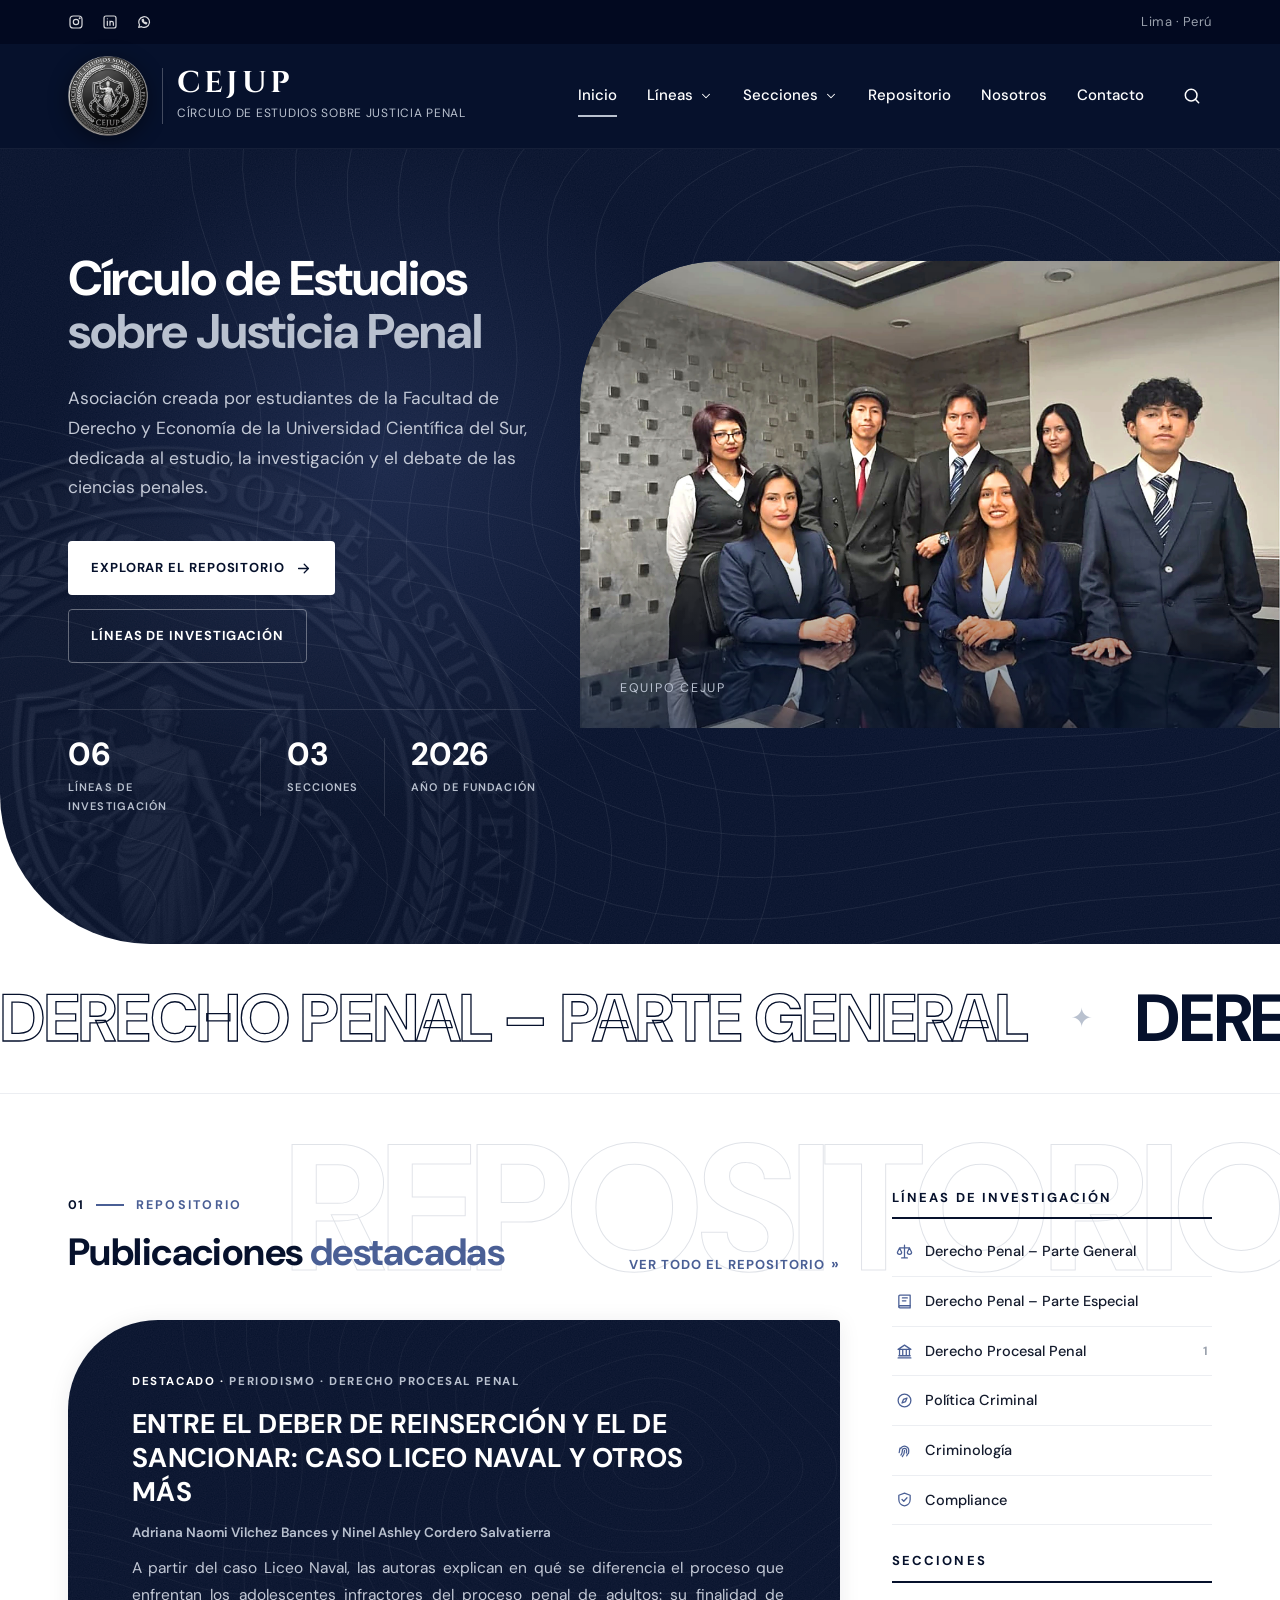
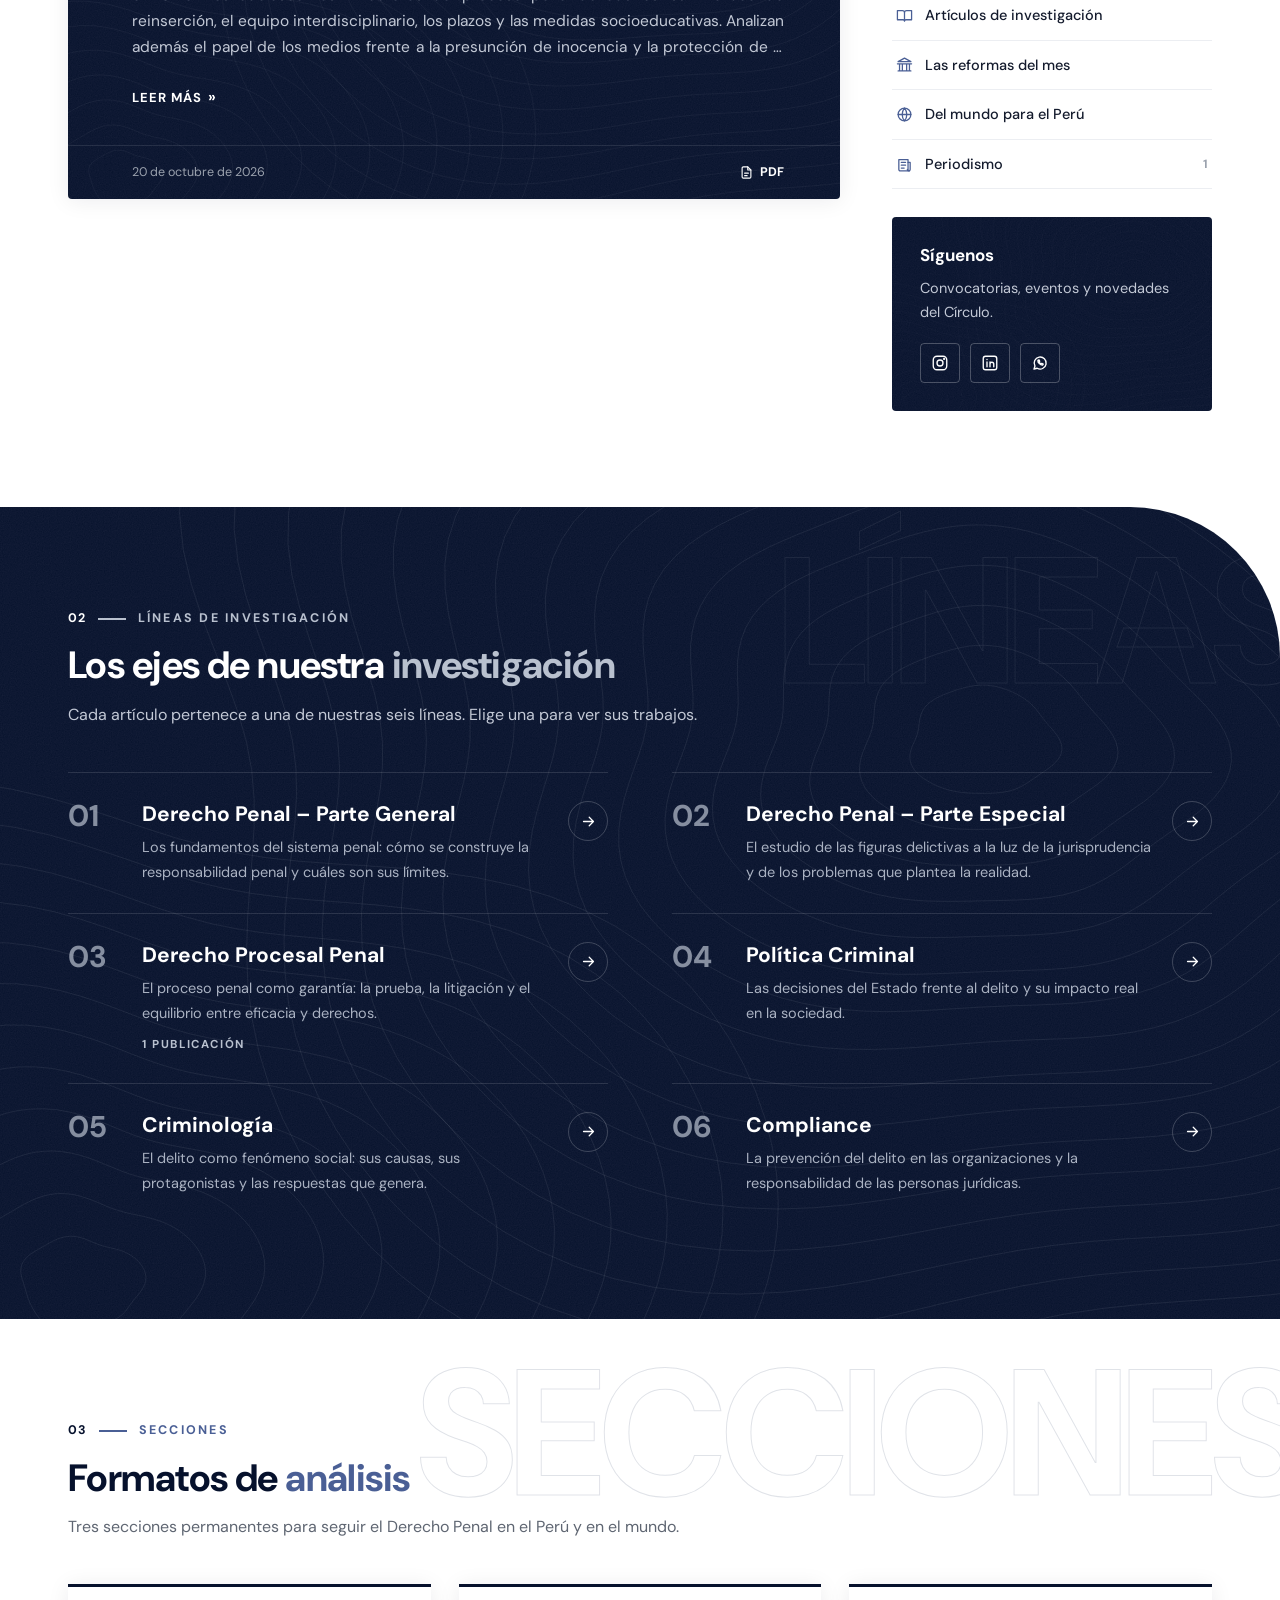
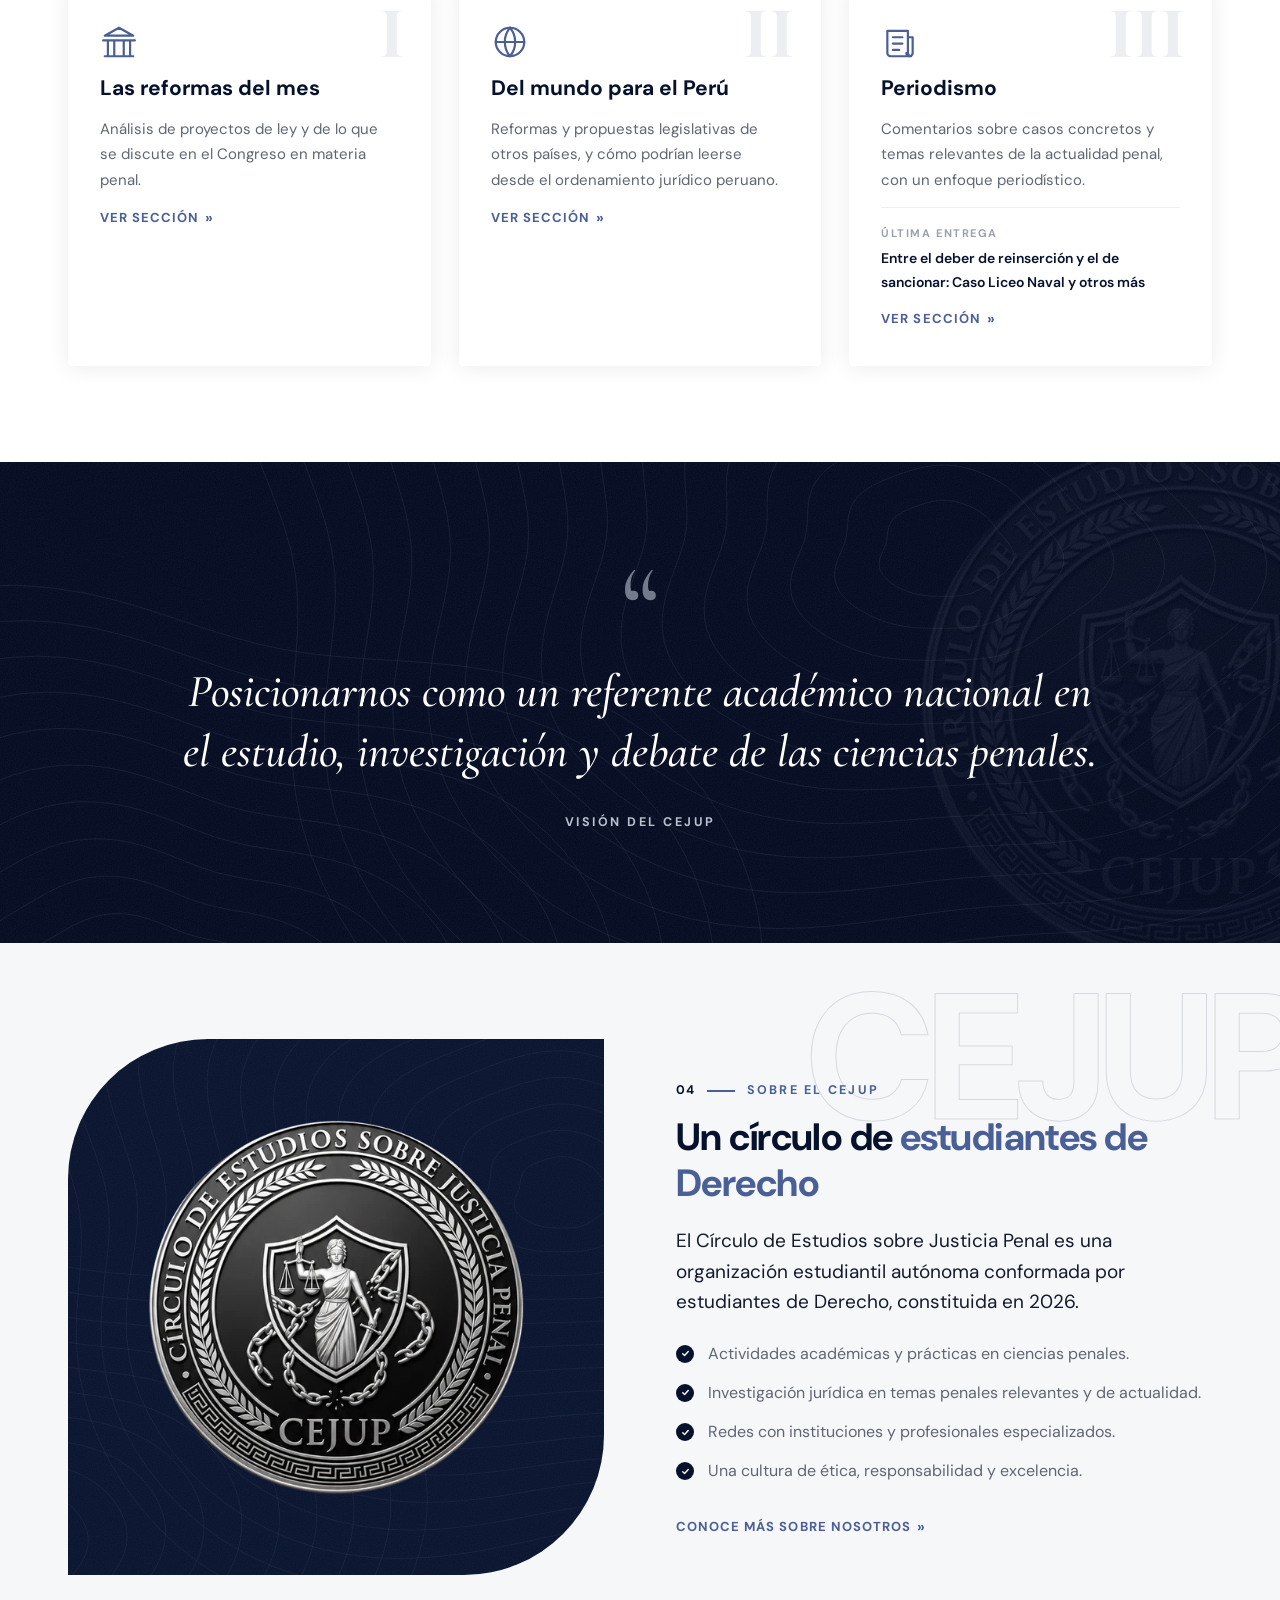
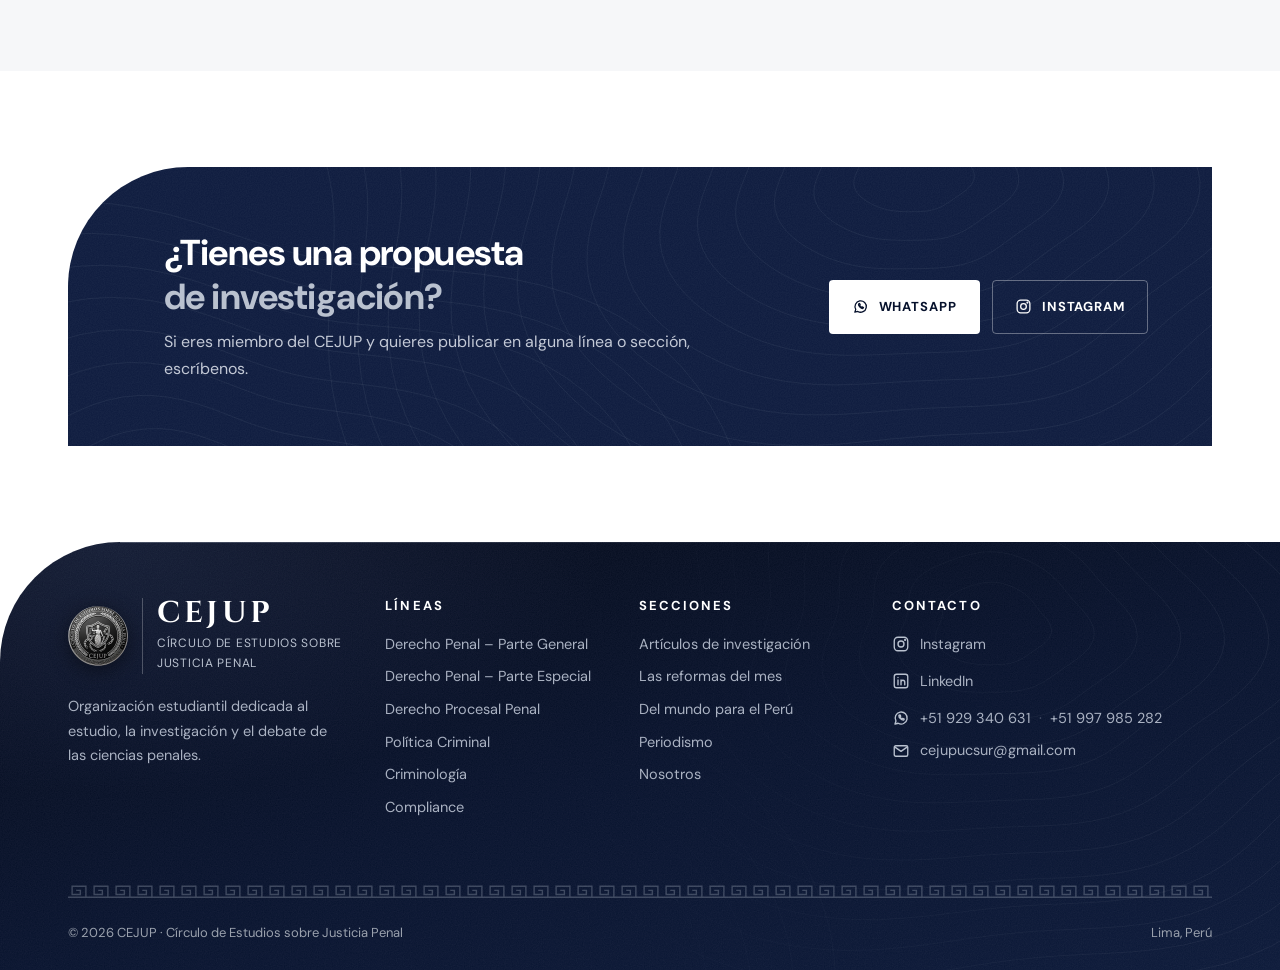
<file: index.html>
<!doctype html>
<html lang="es">
<head>
  <meta charset="utf-8">
  <meta name="viewport" content="width=device-width, initial-scale=1">
  <title>CEJUP · Círculo de Estudios sobre Justicia Penal</title>
  <meta name="description" content="Círculo de Estudios sobre Justicia Penal (CEJUP): artículos de investigación, reformas del mes, derecho comparado y periodismo jurídico.">
  <meta property="og:title" content="CEJUP · Círculo de Estudios sobre Justicia Penal">
  <meta property="og:description" content="Artículos, reformas del mes, derecho comparado y periodismo jurídico del CEJUP.">
  <meta property="og:image" content="assets/img/logo.png">
  <link rel="icon" type="image/png" href="assets/img/favicon.png">
  <link rel="apple-touch-icon" href="assets/img/icono-192.png">
  <link rel="preconnect" href="https://fonts.googleapis.com">
  <link rel="preconnect" href="https://fonts.gstatic.com" crossorigin>
  <link href="https://fonts.googleapis.com/css2?family=Cinzel:wght@600;700&family=Cormorant+Garamond:ital,wght@1,500&family=DM+Sans:opsz,wght@9..40,400;9..40,500;9..40,600;9..40,700&display=swap" rel="stylesheet">
  <link rel="stylesheet" href="assets/css/styles.css?v=202610200858">
</head>
<body data-page="inicio">
  <header id="site-header"></header>

  <main>
    <div class="hero">
      <div class="wrap">
        <div class="hero-text">
          <h1>Círculo de Estudios <span class="accent">sobre Justicia Penal</span></h1>
          <p class="lead">Asociación creada por estudiantes de la Facultad de Derecho y Economía de la Universidad Científica del Sur, dedicada al estudio, la investigación y el debate de las ciencias penales.</p>
          <div class="actions">
            <a class="btn btn-light" href="repositorio.html">Explorar el repositorio <svg class="i" aria-hidden="true"><use href="#i-arrow"/></svg></a>
            <a class="btn btn-ghost" href="#lineas">Líneas de investigación</a>
          </div>
          <div class="stats">
            <div class="stat"><b id="stat-lineas">06</b><span>Líneas de investigación</span></div>
            <div class="stat"><b id="stat-secciones">03</b><span>Secciones</span></div>
            <div class="stat"><b>2026</b><span>Año de fundación</span></div>
          </div>
        </div>
      </div>
      <div class="hero-media">
        <figure class="hero-photo">
          <img src="assets/img/equipo.jpg" alt="Integrantes del CEJUP" width="1280" height="720">
          <figcaption>Equipo CEJUP</figcaption>
        </figure>
      </div>
    </div>

    <div class="marquee" aria-label="Líneas de investigación">
      <div class="marquee-track" id="marquee"></div>
    </div>

    <section id="destacados" data-word="Repositorio">
      <div class="wrap with-side">
        <div>
          <div class="sec-head">
            <div>
              <span class="eyebrow"><b>01</b>Repositorio</span>
              <h2>Publicaciones <span>destacadas</span></h2>
            </div>
            <a class="more" href="repositorio.html">Ver todo el repositorio</a>
          </div>
          <div class="cards" id="destacadas"></div>
        </div>
        <aside class="side">
          <div class="side-block">
            <h3>Líneas de investigación</h3>
            <nav class="side-list" id="side-lineas" aria-label="Líneas de investigación"></nav>
          </div>
          <div class="side-block">
            <h3>Secciones</h3>
            <nav class="side-list" id="side-secciones" aria-label="Secciones"></nav>
          </div>
          <div class="side-box dark">
            <h3>Síguenos</h3>
            <p>Convocatorias, eventos y novedades del Círculo.</p>
            <div class="social-row">
              <a href="https://www.instagram.com/cejupucsur/" target="_blank" rel="noopener" aria-label="Instagram"><svg class="i" aria-hidden="true"><use href="#i-instagram"/></svg></a>
              <a href="https://www.linkedin.com/company/cejupucsur/" target="_blank" rel="noopener" aria-label="LinkedIn"><svg class="i" aria-hidden="true"><use href="#i-linkedin"/></svg></a>
              <a href="https://wa.me/51929340631" target="_blank" rel="noopener" aria-label="WhatsApp"><svg class="i" aria-hidden="true"><use href="#i-whatsapp"/></svg></a>
            </div>
          </div>
        </aside>
      </div>
    </section>

    <section class="lines-band" id="lineas" data-word="Líneas">
      <div class="wrap">
        <div class="sec-head">
          <div>
            <span class="eyebrow"><b>02</b>Líneas de investigación</span>
            <h2>Los ejes de nuestra <span>investigación</span></h2>
            <p>Cada artículo pertenece a una de nuestras seis líneas. Elige una para ver sus trabajos.</p>
          </div>
        </div>
        <div class="lines" id="lineas-grid"></div>
      </div>
    </section>

    <section id="secciones" data-word="Secciones">
      <div class="wrap">
        <div class="sec-head">
          <div>
            <span class="eyebrow"><b>03</b>Secciones</span>
            <h2>Formatos de <span>análisis</span></h2>
            <p>Tres secciones permanentes para seguir el Derecho Penal en el Perú y en el mundo.</p>
          </div>
        </div>
        <div class="secs" id="secciones-grid"></div>
      </div>
    </section>

    <section class="quote-band">
      <div class="wrap">
        <span class="quote-mark" aria-hidden="true">“</span>
        <blockquote>Posicionarnos como un referente académico nacional en el estudio, investigación y debate de las ciencias penales.</blockquote>
        <cite>Visión del CEJUP</cite>
      </div>
    </section>

    <section class="bg-plomo" data-word="CEJUP">
      <div class="wrap about-grid">
        <div class="seal-panel">
          <img src="assets/img/logo.webp" alt="Sello del CEJUP" width="480" height="480" loading="lazy">
        </div>
        <div>
          <span class="eyebrow"><b>04</b>Sobre el CEJUP</span>
          <h2>Un círculo de <span>estudiantes de Derecho</span></h2>
          <p class="big">El Círculo de Estudios sobre Justicia Penal es una organización estudiantil autónoma conformada por estudiantes de Derecho, constituida en 2026.</p>
          <ul class="checks">
            <li>Actividades académicas y prácticas en ciencias penales.</li>
            <li>Investigación jurídica en temas penales relevantes y de actualidad.</li>
            <li>Redes con instituciones y profesionales especializados.</li>
            <li>Una cultura de ética, responsabilidad y excelencia.</li>
          </ul>
          <p style="margin-top:28px"><a class="more" href="nosotros.html">Conoce más sobre nosotros</a></p>
        </div>
      </div>
    </section>

    <section>
      <div class="wrap">
        <div class="cta">
          <div>
            <h2>¿Tienes una propuesta <span>de investigación?</span></h2>
            <p>Si eres miembro del CEJUP y quieres publicar en alguna línea o sección, escríbenos.</p>
          </div>
          <div class="actions">
            <a class="btn btn-light" href="https://wa.me/51929340631" target="_blank" rel="noopener"><svg class="i" aria-hidden="true"><use href="#i-whatsapp"/></svg>WhatsApp</a>
            <a class="btn btn-ghost" href="https://www.instagram.com/cejupucsur/" target="_blank" rel="noopener"><svg class="i" aria-hidden="true"><use href="#i-instagram"/></svg>Instagram</a>
          </div>
        </div>
      </div>
    </section>
  </main>

  <footer id="contacto"></footer>

  <script src="data/estructura.js?v=202610200858"></script>
  <script src="data/publicaciones.js?v=202610200858"></script>
  <script src="assets/js/main.js?v=202610200858"></script>
</body>
</html>
</file>
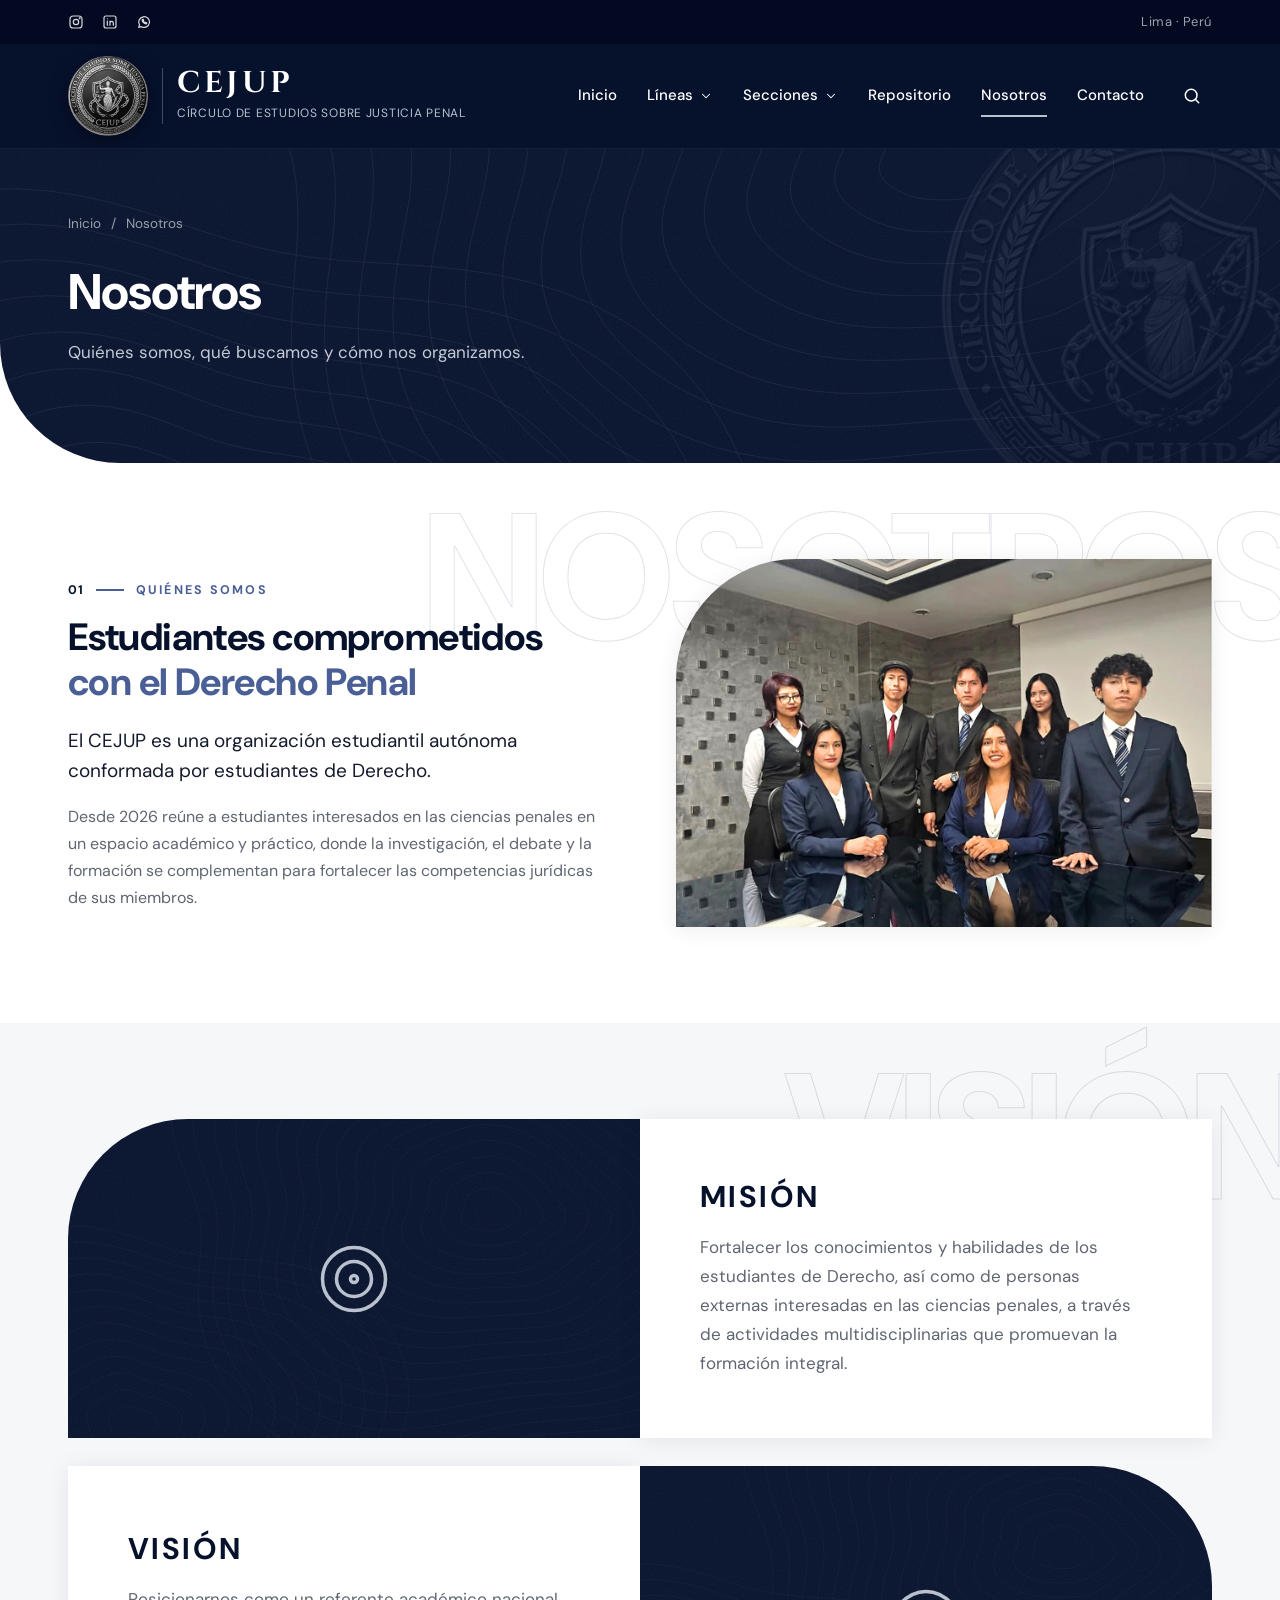
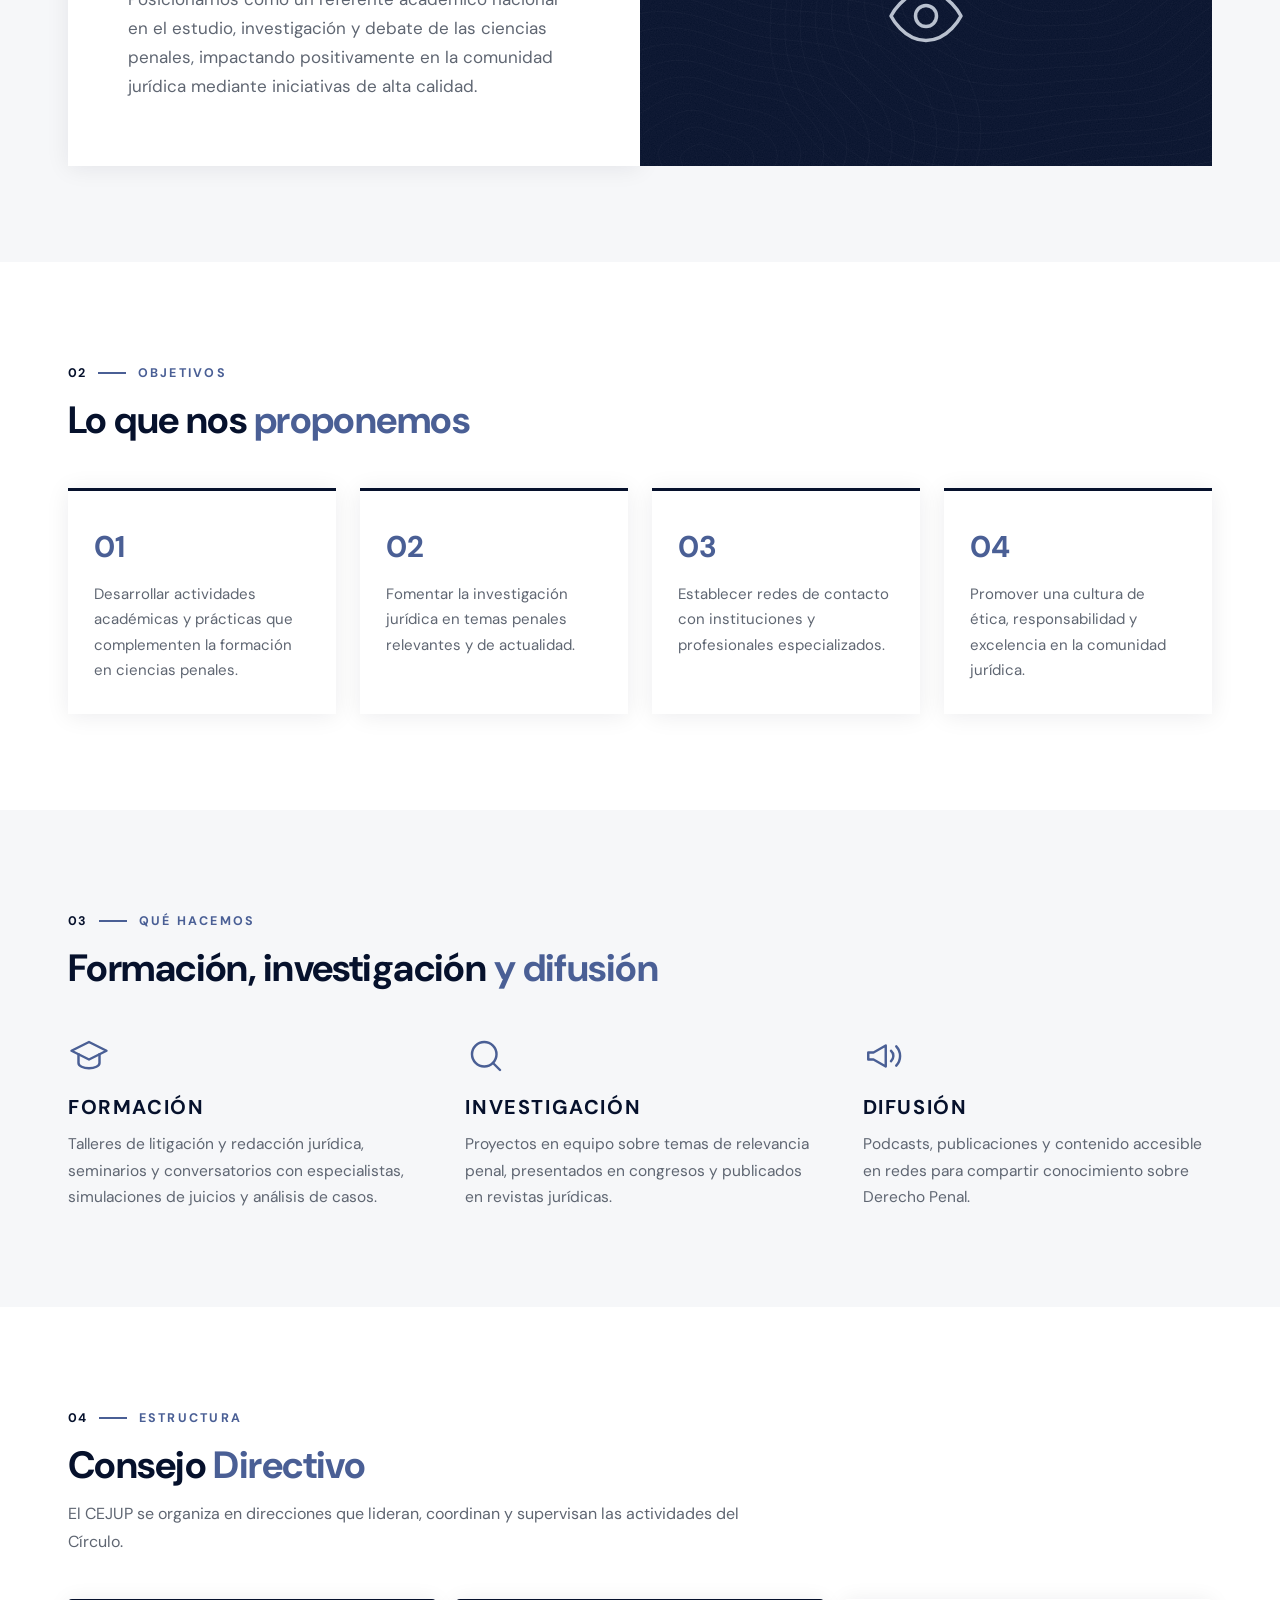
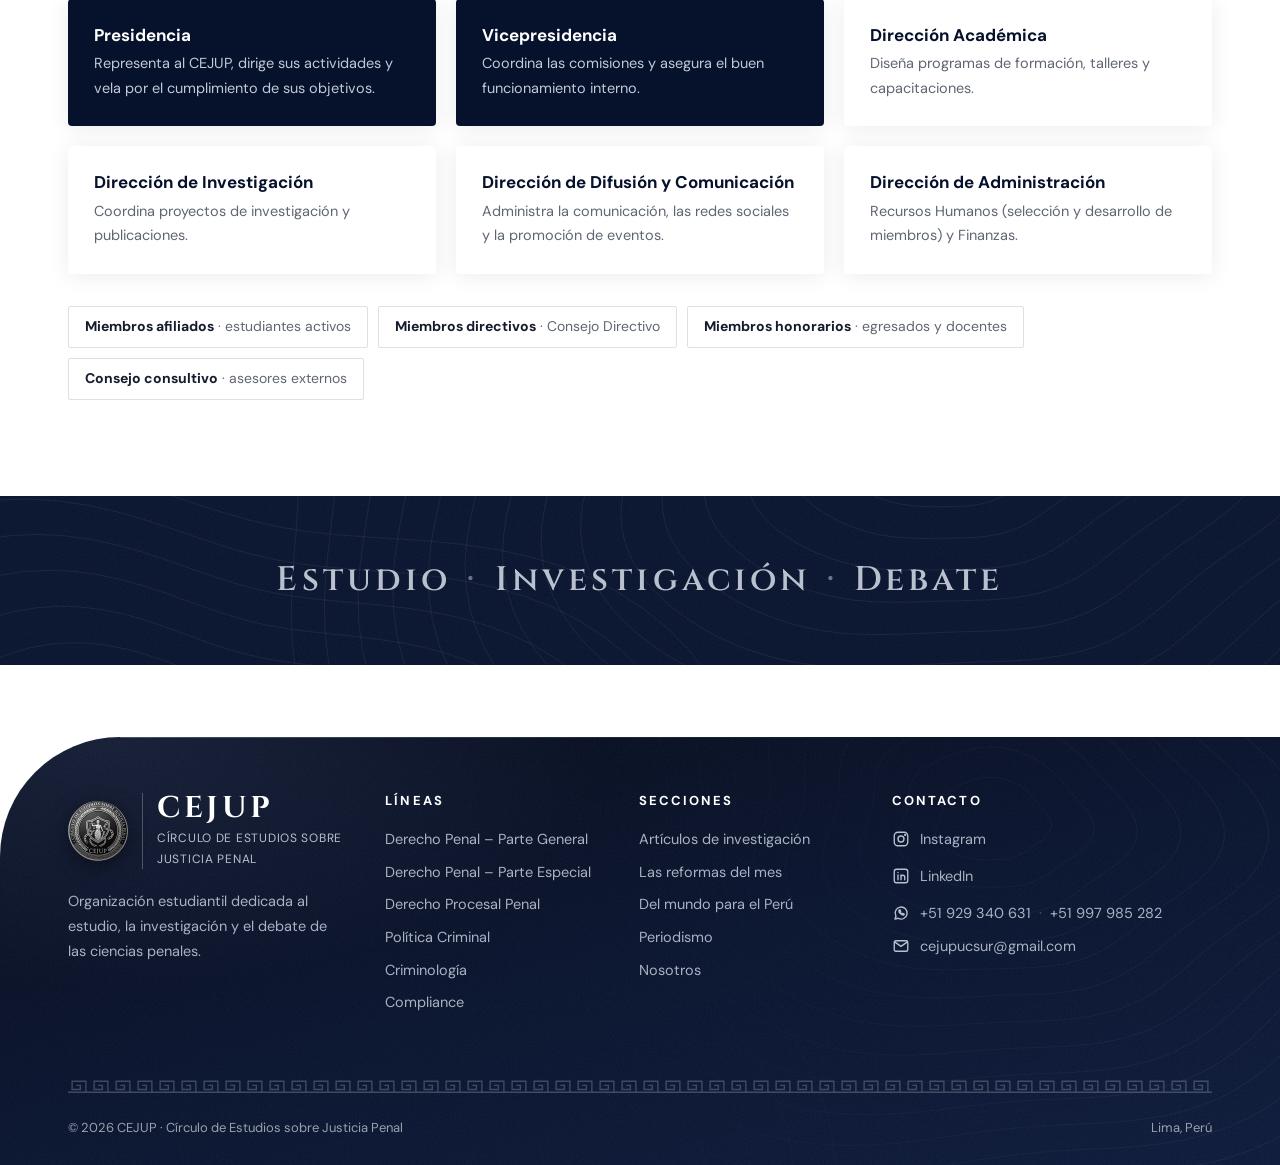
<file: nosotros.html>
<!doctype html>
<html lang="es">
<head>
  <meta charset="utf-8">
  <meta name="viewport" content="width=device-width, initial-scale=1">
  <title>Nosotros · CEJUP</title>
  <meta name="description" content="Quiénes somos, misión, visión, objetivos y estructura del Círculo de Estudios sobre Justicia Penal (CEJUP).">
  <link rel="icon" type="image/png" href="assets/img/favicon.png">
  <link rel="apple-touch-icon" href="assets/img/icono-192.png">
  <link rel="preconnect" href="https://fonts.googleapis.com">
  <link rel="preconnect" href="https://fonts.gstatic.com" crossorigin>
  <link href="https://fonts.googleapis.com/css2?family=Cinzel:wght@600;700&family=Cormorant+Garamond:ital,wght@1,500&family=DM+Sans:opsz,wght@9..40,400;9..40,500;9..40,600;9..40,700&display=swap" rel="stylesheet">
  <link rel="stylesheet" href="assets/css/styles.css?v=202610200858">
</head>
<body data-page="nosotros">
  <header id="site-header"></header>

  <main>
    <div class="page-hero">
      <div class="wrap">
        <nav class="crumbs"><a href="index.html">Inicio</a><span>/</span><span>Nosotros</span></nav>
        <h1>Nosotros</h1>
        <p class="sub">Quiénes somos, qué buscamos y cómo nos organizamos.</p>
      </div>
    </div>

    <section data-word="Nosotros">
      <div class="wrap about-grid">
        <div>
          <span class="eyebrow"><b>01</b>Quiénes somos</span>
          <h2>Estudiantes comprometidos <span>con el Derecho Penal</span></h2>
          <p class="big">El CEJUP es una organización estudiantil autónoma conformada por estudiantes de Derecho.</p>
          <p>Desde 2026 reúne a estudiantes interesados en las ciencias penales en un espacio académico y práctico, donde la investigación, el debate y la formación se complementan para fortalecer las competencias jurídicas de sus miembros.</p>
        </div>
        <figure class="team-photo">
          <img src="assets/img/equipo.jpg" alt="Integrantes del CEJUP" width="1280" height="720">
        </figure>
      </div>
    </section>

    <section class="bg-plomo" data-word="Visión">
      <div class="wrap">
        <div class="mv-block">
          <div class="mv-art"><svg class="i" aria-hidden="true"><use href="#i-target"/></svg></div>
          <div class="mv-text">
            <h2>Misión</h2>
            <p>Fortalecer los conocimientos y habilidades de los estudiantes de Derecho, así como de personas externas interesadas en las ciencias penales, a través de actividades multidisciplinarias que promuevan la formación integral.</p>
          </div>
        </div>
        <div class="mv-block reverse">
          <div class="mv-art"><svg class="i" aria-hidden="true"><use href="#i-eye"/></svg></div>
          <div class="mv-text">
            <h2>Visión</h2>
            <p>Posicionarnos como un referente académico nacional en el estudio, investigación y debate de las ciencias penales, impactando positivamente en la comunidad jurídica mediante iniciativas de alta calidad.</p>
          </div>
        </div>
      </div>
    </section>

    <section>
      <div class="wrap">
        <div class="sec-head">
          <div>
            <span class="eyebrow"><b>02</b>Objetivos</span>
            <h2>Lo que nos <span>proponemos</span></h2>
          </div>
        </div>
        <div class="goals">
          <div class="goal"><p>Desarrollar actividades académicas y prácticas que complementen la formación en ciencias penales.</p></div>
          <div class="goal"><p>Fomentar la investigación jurídica en temas penales relevantes y de actualidad.</p></div>
          <div class="goal"><p>Establecer redes de contacto con instituciones y profesionales especializados.</p></div>
          <div class="goal"><p>Promover una cultura de ética, responsabilidad y excelencia en la comunidad jurídica.</p></div>
        </div>
      </div>
    </section>

    <section class="bg-plomo">
      <div class="wrap">
        <div class="sec-head">
          <div>
            <span class="eyebrow"><b>03</b>Qué hacemos</span>
            <h2>Formación, investigación <span>y difusión</span></h2>
          </div>
        </div>
        <div class="pillars">
          <div class="pillar">
            <svg class="i" aria-hidden="true"><use href="#i-formacion"/></svg>
            <h3>Formación</h3>
            <p>Talleres de litigación y redacción jurídica, seminarios y conversatorios con especialistas, simulaciones de juicios y análisis de casos.</p>
          </div>
          <div class="pillar">
            <svg class="i" aria-hidden="true"><use href="#i-search"/></svg>
            <h3>Investigación</h3>
            <p>Proyectos en equipo sobre temas de relevancia penal, presentados en congresos y publicados en revistas jurídicas.</p>
          </div>
          <div class="pillar">
            <svg class="i" aria-hidden="true"><use href="#i-difusion"/></svg>
            <h3>Difusión</h3>
            <p>Podcasts, publicaciones y contenido accesible en redes para compartir conocimiento sobre Derecho Penal.</p>
          </div>
        </div>
      </div>
    </section>

    <section>
      <div class="wrap">
        <div class="sec-head">
          <div>
            <span class="eyebrow"><b>04</b>Estructura</span>
            <h2>Consejo <span>Directivo</span></h2>
            <p>El CEJUP se organiza en direcciones que lideran, coordinan y supervisan las actividades del Círculo.</p>
          </div>
        </div>
        <div class="org">
          <div class="org-item top"><h3>Presidencia</h3><p>Representa al CEJUP, dirige sus actividades y vela por el cumplimiento de sus objetivos.</p></div>
          <div class="org-item top"><h3>Vicepresidencia</h3><p>Coordina las comisiones y asegura el buen funcionamiento interno.</p></div>
          <div class="org-item"><h3>Dirección Académica</h3><p>Diseña programas de formación, talleres y capacitaciones.</p></div>
          <div class="org-item"><h3>Dirección de Investigación</h3><p>Coordina proyectos de investigación y publicaciones.</p></div>
          <div class="org-item"><h3>Dirección de Difusión y Comunicación</h3><p>Administra la comunicación, las redes sociales y la promoción de eventos.</p></div>
          <div class="org-item"><h3>Dirección de Administración</h3><p>Recursos Humanos (selección y desarrollo de miembros) y Finanzas.</p></div>
        </div>
        <div class="members">
          <span class="chip"><b>Miembros afiliados</b> · estudiantes activos</span>
          <span class="chip"><b>Miembros directivos</b> · Consejo Directivo</span>
          <span class="chip"><b>Miembros honorarios</b> · egresados y docentes</span>
          <span class="chip"><b>Consejo consultivo</b> · asesores externos</span>
        </div>
      </div>
    </section>

    <div class="values">
      <div class="wrap"><p>Estudio <i>·</i> Investigación <i>·</i> Debate</p></div>
    </div>
  </main>

  <footer id="contacto"></footer>

  <script src="data/estructura.js?v=202610200858"></script>
  <script src="data/publicaciones.js?v=202610200858"></script>
  <script src="assets/js/main.js?v=202610200858"></script>
</body>
</html>
</file>
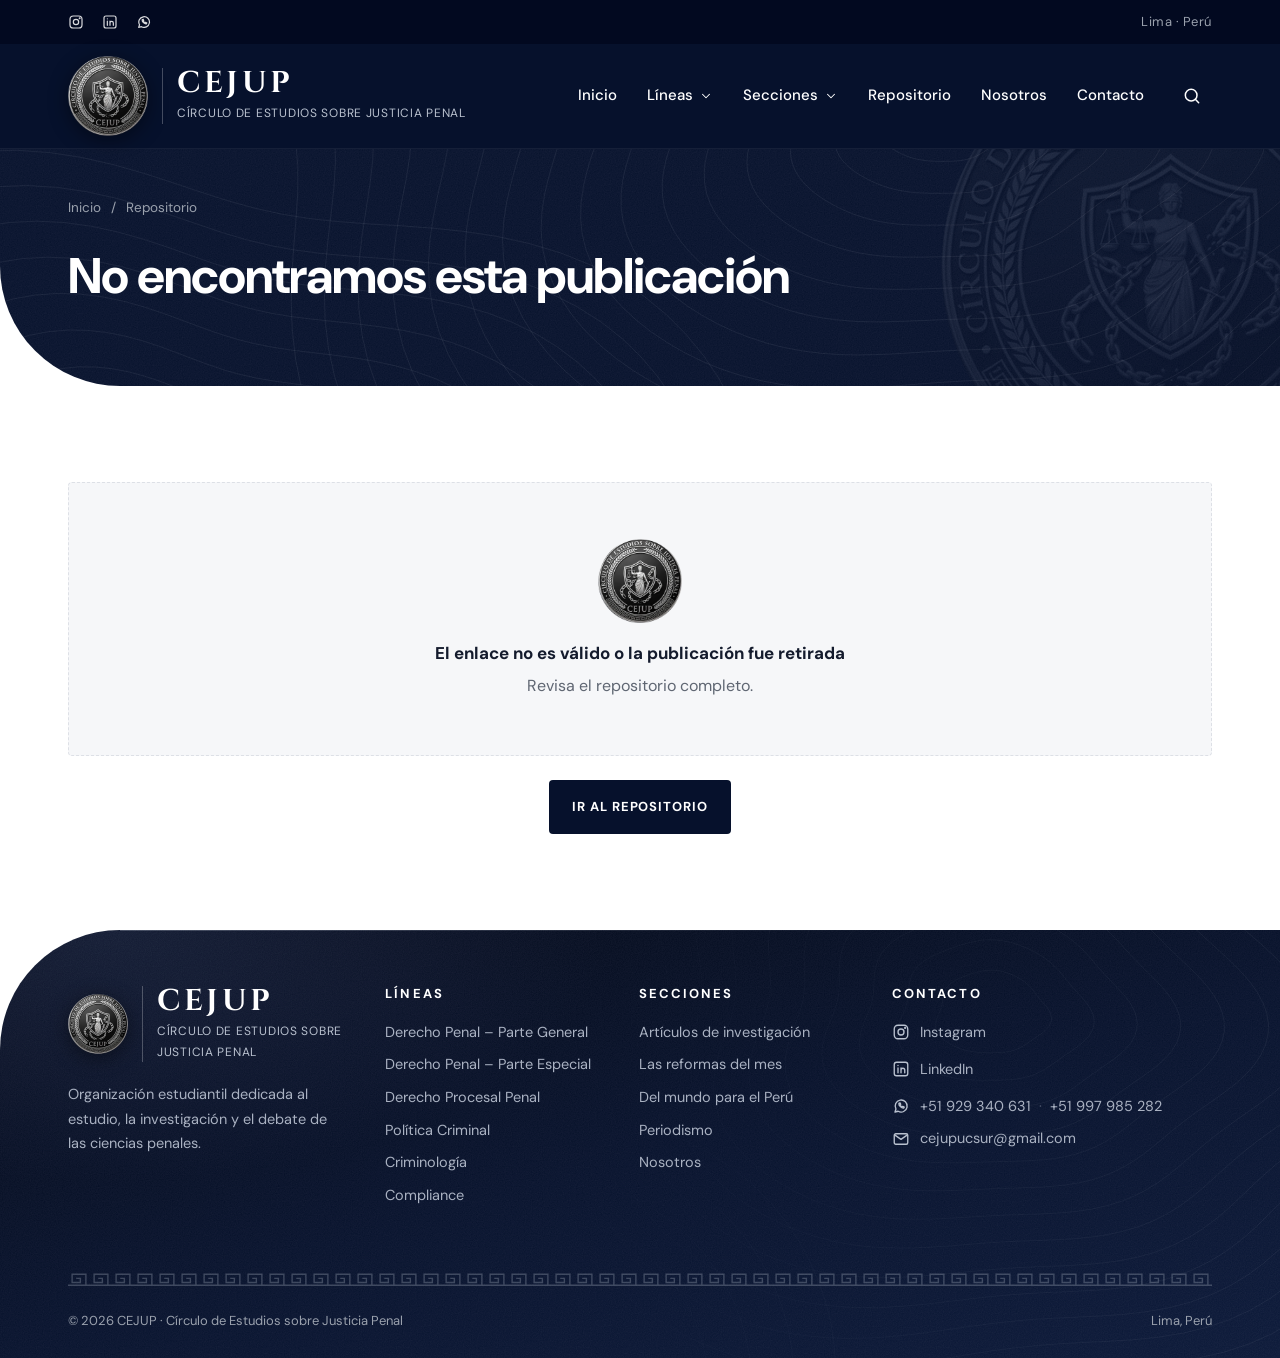
<file: publicacion.html>
<!doctype html>
<html lang="es">
<head>
  <meta charset="utf-8">
  <meta name="viewport" content="width=device-width, initial-scale=1">
  <title>Publicación · CEJUP</title>
  <meta name="description" content="Publicación del Círculo de Estudios sobre Justicia Penal (CEJUP).">
  <link rel="icon" type="image/png" href="assets/img/favicon.png">
  <link rel="apple-touch-icon" href="assets/img/icono-192.png">
  <link rel="preconnect" href="https://fonts.googleapis.com">
  <link rel="preconnect" href="https://fonts.gstatic.com" crossorigin>
  <link href="https://fonts.googleapis.com/css2?family=Cinzel:wght@600;700&family=Cormorant+Garamond:ital,wght@1,500&family=DM+Sans:opsz,wght@9..40,400;9..40,500;9..40,600;9..40,700&display=swap" rel="stylesheet">
  <link rel="stylesheet" href="assets/css/styles.css?v=202610200858">
</head>
<body data-page="publicacion">
  <header id="site-header"></header>

  <main id="app"></main>

  <footer id="contacto"></footer>

  <script src="data/estructura.js?v=202610200858"></script>
  <script src="data/publicaciones.js?v=202610200858"></script>
  <script src="assets/js/main.js?v=202610200858"></script>
</body>
</html>
</file>
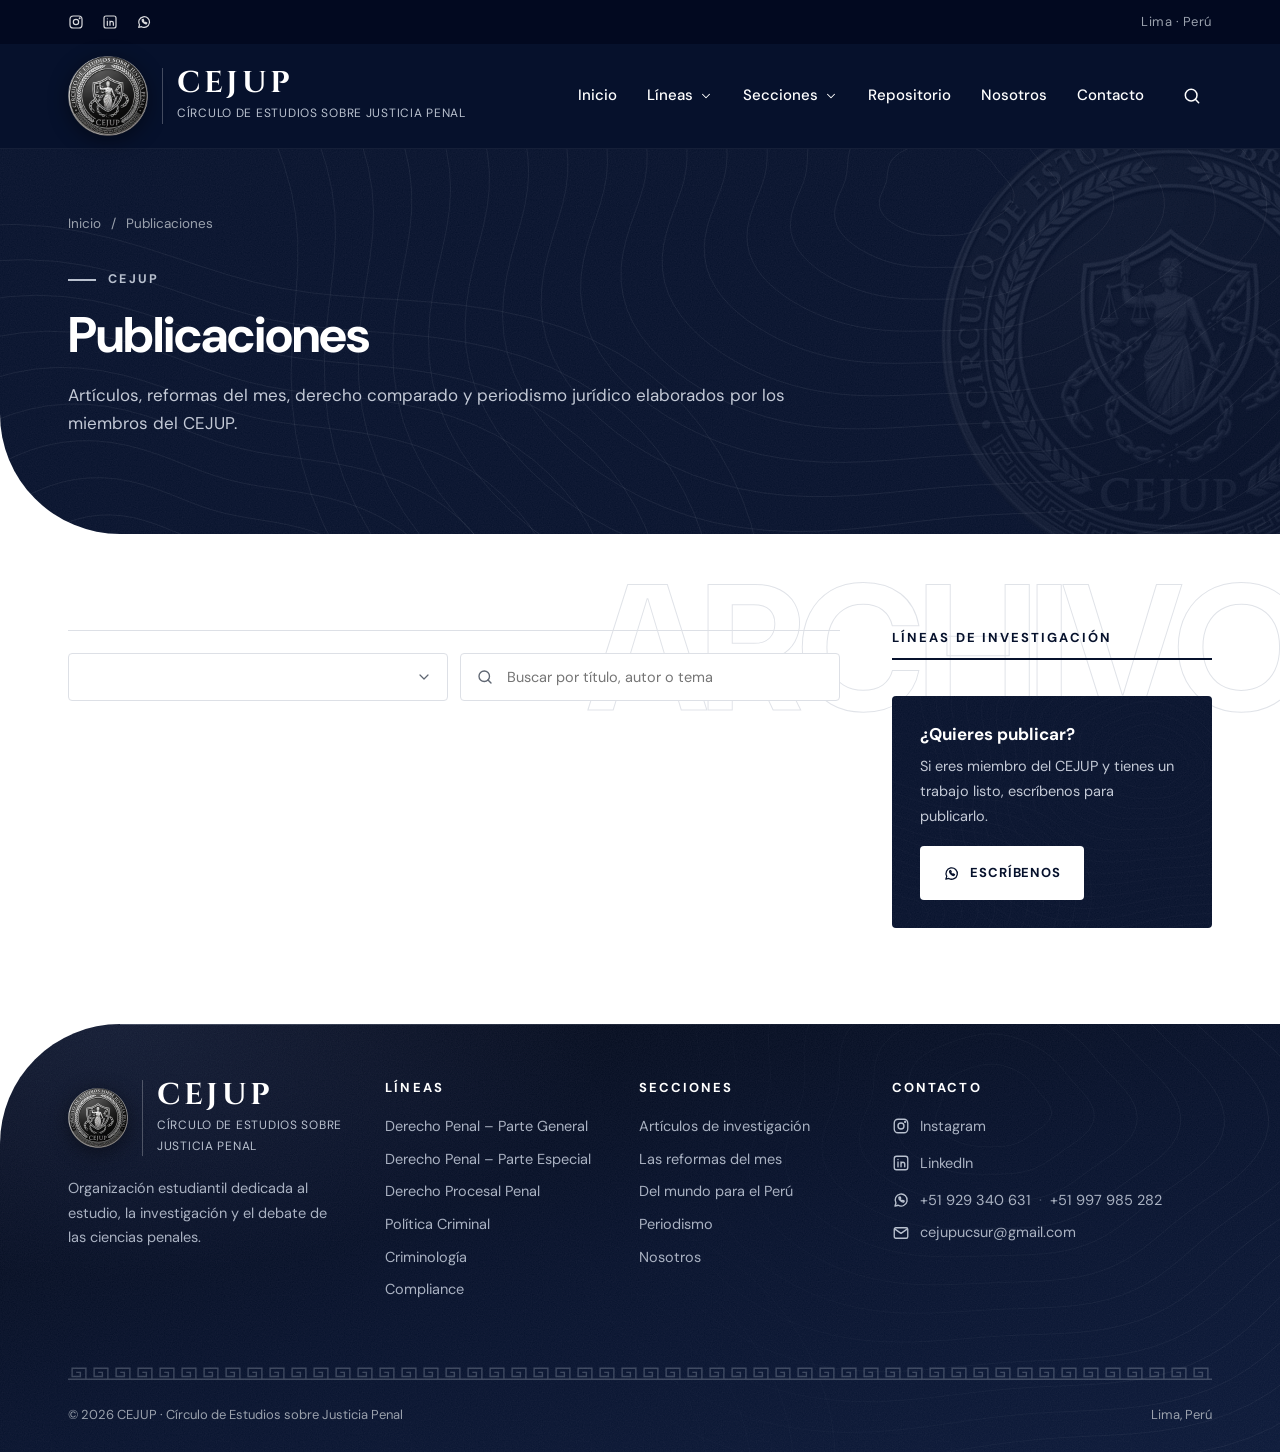
<file: publicaciones.html>
<!doctype html>
<html lang="es">
<head>
  <meta charset="utf-8">
  <meta name="viewport" content="width=device-width, initial-scale=1">
  <title>Publicaciones · CEJUP</title>
  <meta name="description" content="Publicaciones del CEJUP: artículos por líneas de investigación, reformas del mes, derecho comparado y periodismo jurídico.">
  <link rel="icon" type="image/png" href="assets/img/favicon.png">
  <link rel="apple-touch-icon" href="assets/img/icono-192.png">
  <link rel="preconnect" href="https://fonts.googleapis.com">
  <link rel="preconnect" href="https://fonts.gstatic.com" crossorigin>
  <link href="https://fonts.googleapis.com/css2?family=Cinzel:wght@600;700&family=Cormorant+Garamond:ital,wght@1,500&family=DM+Sans:opsz,wght@9..40,400;9..40,500;9..40,600;9..40,700&display=swap" rel="stylesheet">
  <link rel="stylesheet" href="assets/css/styles.css">
</head>
<body data-page="publicaciones">
  <header id="site-header"></header>

  <main>
    <div class="page-hero">
      <div class="wrap">
        <nav class="crumbs"><a href="index.html">Inicio</a><span>/</span><span id="repo-crumb">Publicaciones</span></nav>
        <span class="eyebrow" id="repo-kicker">CEJUP</span>
        <h1 id="repo-title">Publicaciones</h1>
        <p class="sub" id="repo-sub">Artículos, reformas del mes, derecho comparado y periodismo jurídico elaborados por los miembros del CEJUP.</p>
      </div>
    </div>

    <section data-word="Archivo">
      <div class="wrap with-side">
        <div>
          <div class="tabs" id="tabs" role="tablist" aria-label="Sección"></div>
          <div class="toolbar">
            <label class="select">
              <span class="sr-only">Línea de investigación</span>
              <select id="filtro-linea"></select>
              <svg class="i" aria-hidden="true"><use href="#i-chevron-down"/></svg>
            </label>
            <label class="search">
              <span class="sr-only">Buscar publicaciones</span>
              <svg class="i" aria-hidden="true"><use href="#i-search"/></svg>
              <input id="buscar" type="search" placeholder="Buscar por título, autor o tema" autocomplete="off">
            </label>
          </div>
          <p class="results-info" id="info"></p>
          <div class="cards" id="lista"></div>
        </div>

        <aside class="side">
          <div class="side-block">
            <h3>Líneas de investigación</h3>
            <nav class="side-list" id="lineas-lateral" aria-label="Líneas de investigación"></nav>
          </div>
          <div class="side-box dark">
            <h3>¿Quieres publicar?</h3>
            <p>Si eres miembro del CEJUP y tienes un trabajo listo, escríbenos para publicarlo.</p>
            <a class="btn btn-light" href="https://wa.me/51969100823" target="_blank" rel="noopener"><svg class="i" aria-hidden="true"><use href="#i-whatsapp"/></svg>Escríbenos</a>
          </div>
        </aside>
      </div>
    </section>
  </main>

  <footer id="contacto"></footer>

  <script src="data/estructura.js"></script>
  <script src="data/publicaciones.js"></script>
  <script src="assets/js/main.js"></script>
</body>
</html>
</file>
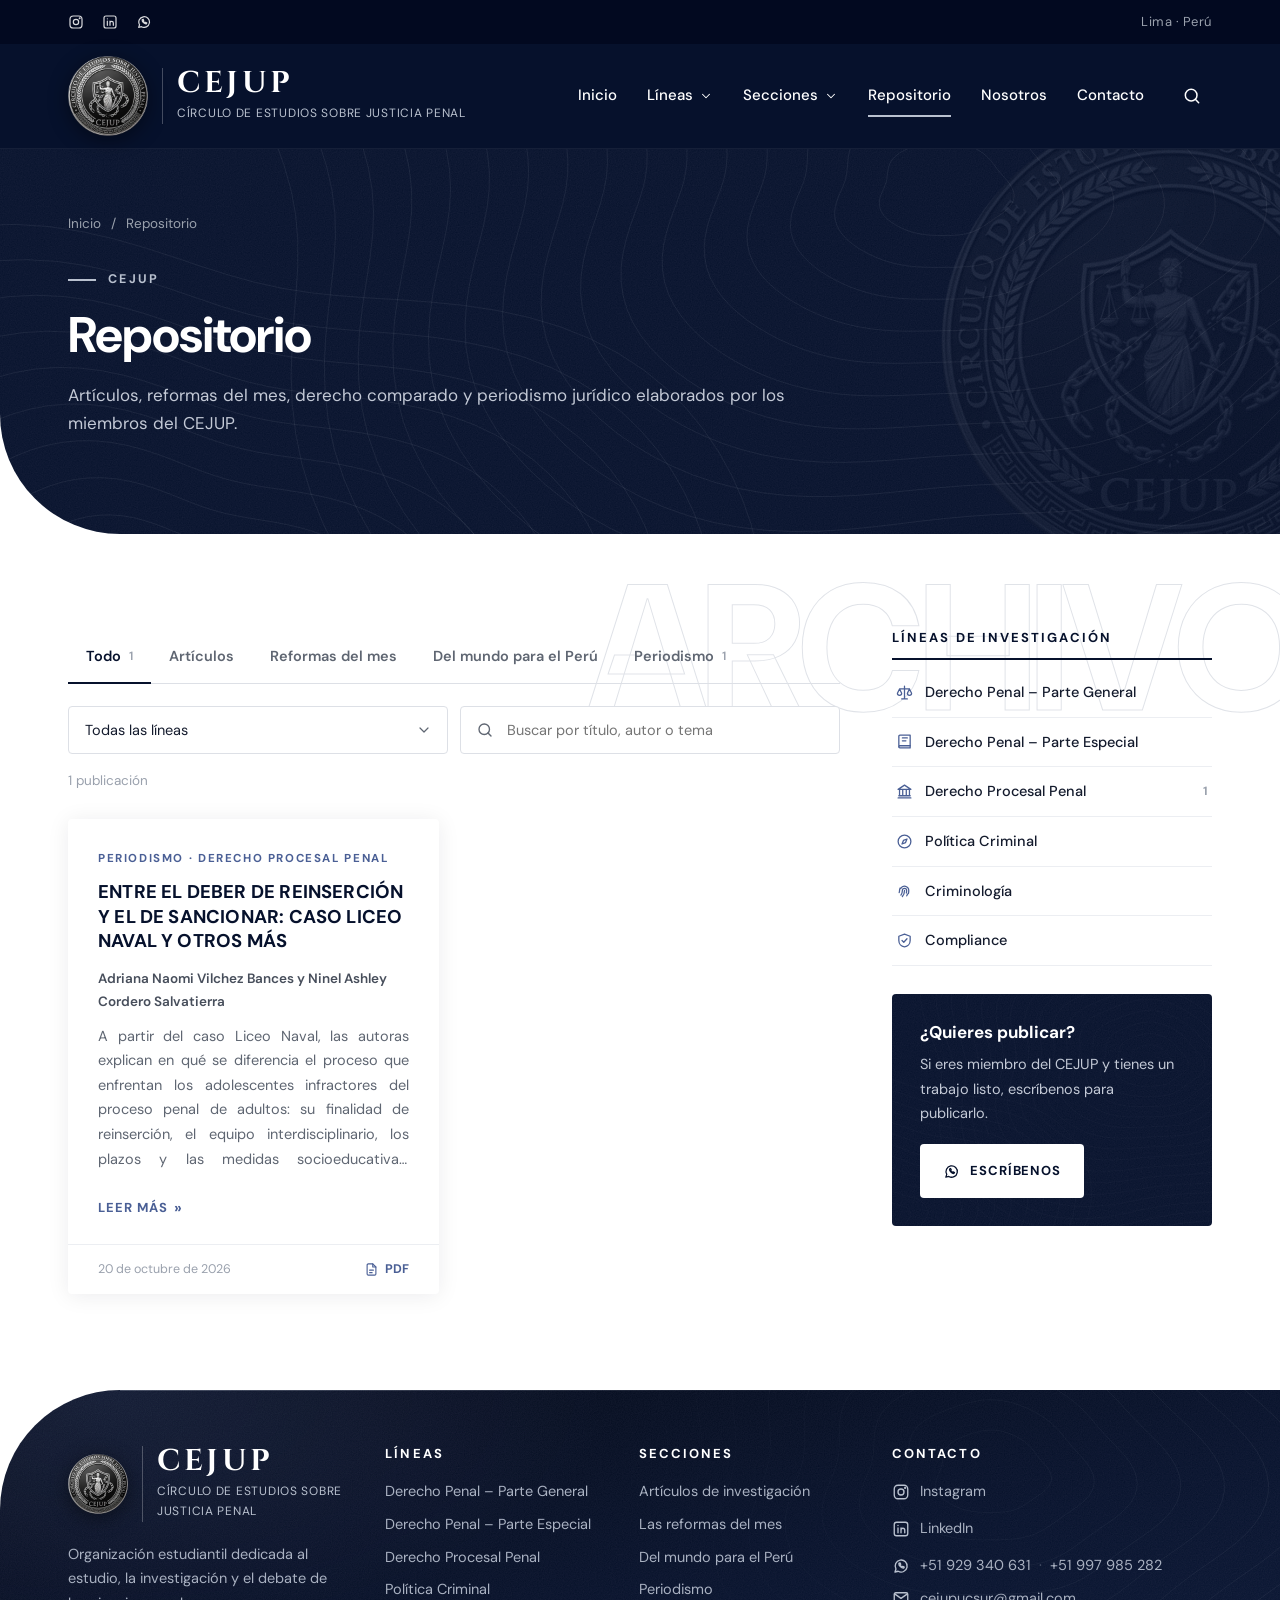
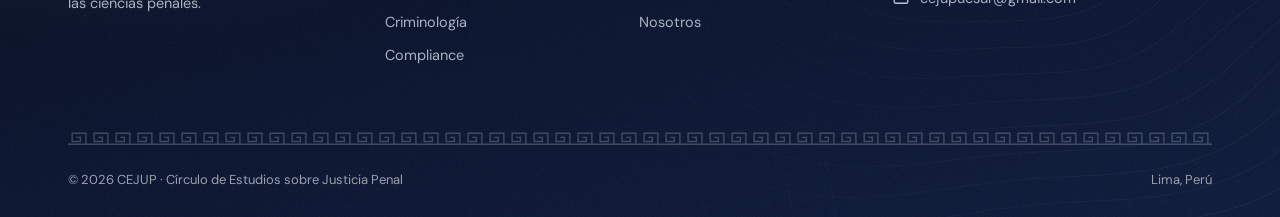
<file: repositorio.html>
<!doctype html>
<html lang="es">
<head>
  <meta charset="utf-8">
  <meta name="viewport" content="width=device-width, initial-scale=1">
  <title>Repositorio · CEJUP</title>
  <meta name="description" content="Repositorio del CEJUP: artículos por líneas de investigación, reformas del mes, derecho comparado y periodismo jurídico.">
  <link rel="icon" type="image/png" href="assets/img/favicon.png">
  <link rel="apple-touch-icon" href="assets/img/icono-192.png">
  <link rel="preconnect" href="https://fonts.googleapis.com">
  <link rel="preconnect" href="https://fonts.gstatic.com" crossorigin>
  <link href="https://fonts.googleapis.com/css2?family=Cinzel:wght@600;700&family=Cormorant+Garamond:ital,wght@1,500&family=DM+Sans:opsz,wght@9..40,400;9..40,500;9..40,600;9..40,700&display=swap" rel="stylesheet">
  <link rel="stylesheet" href="assets/css/styles.css?v=202610200858">
</head>
<body data-page="repositorio">
  <header id="site-header"></header>

  <main>
    <div class="page-hero">
      <div class="wrap">
        <nav class="crumbs"><a href="index.html">Inicio</a><span>/</span><span id="repo-crumb">Repositorio</span></nav>
        <span class="eyebrow" id="repo-kicker">CEJUP</span>
        <h1 id="repo-title">Repositorio</h1>
        <p class="sub" id="repo-sub">Artículos, reformas del mes, derecho comparado y periodismo jurídico elaborados por los miembros del CEJUP.</p>
      </div>
    </div>

    <section data-word="Archivo">
      <div class="wrap with-side">
        <div>
          <div class="tabs" id="tabs" role="tablist" aria-label="Sección"></div>
          <div class="toolbar">
            <label class="select">
              <span class="sr-only">Línea de investigación</span>
              <select id="filtro-linea"></select>
              <svg class="i" aria-hidden="true"><use href="#i-chevron-down"/></svg>
            </label>
            <label class="search">
              <span class="sr-only">Buscar en el repositorio</span>
              <svg class="i" aria-hidden="true"><use href="#i-search"/></svg>
              <input id="buscar" type="search" placeholder="Buscar por título, autor o tema" autocomplete="off">
            </label>
          </div>
          <p class="results-info" id="info"></p>
          <div class="cards" id="lista"></div>
        </div>

        <aside class="side">
          <div class="side-block">
            <h3>Líneas de investigación</h3>
            <nav class="side-list" id="lineas-lateral" aria-label="Líneas de investigación"></nav>
          </div>
          <div class="side-box dark">
            <h3>¿Quieres publicar?</h3>
            <p>Si eres miembro del CEJUP y tienes un trabajo listo, escríbenos para publicarlo.</p>
            <a class="btn btn-light" href="https://wa.me/51929340631" target="_blank" rel="noopener"><svg class="i" aria-hidden="true"><use href="#i-whatsapp"/></svg>Escríbenos</a>
          </div>
        </aside>
      </div>
    </section>
  </main>

  <footer id="contacto"></footer>

  <script src="data/estructura.js?v=202610200858"></script>
  <script src="data/publicaciones.js?v=202610200858"></script>
  <script src="assets/js/main.js?v=202610200858"></script>
</body>
</html>
</file>
<file: assets/css/styles.css>
/* =========================================================
   CEJUP · Círculo de Estudios sobre Justicia Penal
   Hoja de estilos principal
   ========================================================= */

/* ---------- Colores y tipografía ---------- */
:root {
  /* Azul institucional */
  --navy-950: #020920;
  --navy-900: #06112c;
  --navy-800: #0c1a3d;
  --navy-700: #16295a;
  --steel: #4a5f95;

  /* Plomo (sello del logo) */
  --silver: #b9c1cf;
  --plomo-700: #474e5b;
  --plomo-600: #5f6672;
  --plomo-400: #9aa1ad;
  --plomo-200: #dde0e6;
  --plomo-100: #eceef2;
  --plomo-50:  #f6f7f9;

  --white: #ffffff;
  --ink: #141b2d;

  --font: "DM Sans", system-ui, -apple-system, "Segoe UI", Roboto, sans-serif;
  --font-brand: "Cinzel", Georgia, "Times New Roman", serif;

  --wrap: 1200px;
  --r: 4px;
  --curve: 150px;
  --shadow: 0 2px 22px rgba(6, 17, 44, .08);
  --shadow-hover: 0 10px 34px rgba(6, 17, 44, .14);
  --header-h: 104px;
  --contornos: url("../img/contornos.svg");
  --grano: url("data:image/svg+xml,%3Csvg xmlns='http://www.w3.org/2000/svg' width='180' height='180'%3E%3Cfilter id='n'%3E%3CfeTurbulence type='fractalNoise' baseFrequency='.85' numOctaves='2' stitchTiles='stitch'/%3E%3CfeColorMatrix values='0 0 0 0 1 0 0 0 0 1 0 0 0 0 1 0 0 0 .06 0'/%3E%3C/filter%3E%3Crect width='100%25' height='100%25' filter='url(%23n)'/%3E%3C/svg%3E");
}

/* ---------- Base ---------- */
*, *::before, *::after { box-sizing: border-box; }
html { scroll-behavior: smooth; scroll-padding-top: calc(var(--header-h) + 16px); }
body {
  margin: 0;
  background: var(--white);
  color: var(--ink);
  font-family: var(--font);
  font-size: 16px;
  line-height: 1.7;
  -webkit-font-smoothing: antialiased;
}
img { display: block; max-width: 100%; height: auto; }
a { color: inherit; }
h1, h2, h3, h4 { margin: 0; line-height: 1.2; font-weight: 700; }
p { margin: 0; }
button { font: inherit; }
.wrap { width: 100%; max-width: var(--wrap); margin: 0 auto; padding: 0 28px; }
.i { width: 1em; height: 1em; flex: none; fill: none; stroke: currentColor; stroke-width: 1.8; stroke-linecap: round; stroke-linejoin: round; }
.sr-only { position: absolute; width: 1px; height: 1px; overflow: hidden; clip: rect(0 0 0 0); white-space: nowrap; }
:focus-visible { outline: 2px solid var(--steel); outline-offset: 3px; }

/* ---------- Barra superior ---------- */
.utilbar { background: var(--navy-950); color: var(--plomo-400); font-size: 13px; }
.utilbar .wrap { display: flex; align-items: center; justify-content: space-between; height: 44px; gap: 16px; }
.utilbar .social { display: flex; gap: 18px; }
.utilbar .social a { display: inline-flex; color: var(--white); opacity: .85; transition: opacity .2s; }
.utilbar .social a:hover { opacity: 1; }
.utilbar .social .i { width: 16px; height: 16px; }
.utilbar .uni { letter-spacing: .04em; }

/* ---------- Cabecera ---------- */
.site-header {
  position: sticky; top: 0; z-index: 50;
  background: var(--navy-900);
  color: var(--white);
  border-bottom: 1px solid rgba(255, 255, 255, .06);
}
.site-header .wrap { display: flex; align-items: center; height: var(--header-h); gap: 28px; transition: height .3s; }
.site-header.scrolled { box-shadow: 0 8px 30px rgba(0, 0, 0, .25); }
.site-header.scrolled .wrap { height: 76px; }
.site-header.scrolled .brand img { width: 58px; height: 58px; }
.brand { display: flex; align-items: center; gap: 14px; text-decoration: none; margin-right: auto; }
.brand img { width: 80px; height: 80px; filter: drop-shadow(0 4px 10px rgba(0, 0, 0, .45)); transition: width .3s, height .3s; }
.brand > span { padding-left: 14px; border-left: 1px solid rgba(255, 255, 255, .25); }
.brand b { display: block; font-family: var(--font-brand); font-size: 30px; font-weight: 700; letter-spacing: .12em; line-height: 1; color: var(--white); }
.brand small { display: block; font-size: 12px; color: var(--silver); letter-spacing: .06em; margin-top: 5px; text-transform: uppercase; }

.nav { display: flex; align-items: center; gap: 30px; }
.nav > a, .nav .has-sub > a {
  position: relative; display: inline-flex; align-items: center; gap: 6px; padding: 8px 0;
  font-size: 15px; font-weight: 500; text-decoration: none; color: var(--white);
}
.nav > a::after, .nav .has-sub > a::after {
  content: ""; position: absolute; left: 0; right: 0; bottom: 0; height: 2px; background: var(--silver);
  transform: scaleX(0); transform-origin: left; transition: transform .25s;
}
.nav > a:hover::after, .nav .has-sub:hover > a::after, .nav a.active::after { transform: scaleX(1); }
.nav .has-sub { position: relative; }
.nav .has-sub .i { width: 14px; height: 14px; transition: transform .2s; }
.nav .has-sub:hover > a .i { transform: rotate(180deg); }
.nav .sub {
  position: absolute; top: calc(100% + 14px); left: -18px; width: 320px;
  background: var(--white); color: var(--ink); border-radius: var(--r); box-shadow: var(--shadow-hover);
  padding: 10px 0; opacity: 0; visibility: hidden; transform: translateY(-6px); transition: all .2s;
}
.nav .sub::before { content: ""; position: absolute; top: -14px; left: 0; right: 0; height: 14px; }
.nav .has-sub:hover .sub, .nav .has-sub:focus-within .sub { opacity: 1; visibility: visible; transform: none; }
.nav .sub a { display: flex; align-items: center; gap: 12px; padding: 11px 20px; text-decoration: none; font-size: 14.5px; font-weight: 500; line-height: 1.35; border-left: 3px solid transparent; }
.nav .sub a:hover { background: var(--plomo-50); border-left-color: var(--navy-900); }
.nav .sub a .i { width: 18px; height: 18px; color: var(--steel); }

.icon-btn, .menu-btn {
  display: inline-flex; align-items: center; justify-content: center;
  width: 40px; height: 40px; border-radius: var(--r); border: 0;
  background: none; color: var(--white); cursor: pointer; text-decoration: none; transition: background .2s;
}
.icon-btn:hover, .menu-btn:hover { background: rgba(255, 255, 255, .08); }
.icon-btn .i, .menu-btn .i { width: 20px; height: 20px; }
.menu-btn { display: none; border: 1px solid rgba(255, 255, 255, .2); }

/* ---------- Botones y enlaces ---------- */
.btn {
  display: inline-flex; align-items: center; gap: 10px;
  padding: 15px 22px; border-radius: var(--r); border: 1px solid transparent;
  font-size: 13px; font-weight: 700; letter-spacing: .07em; text-transform: uppercase; text-decoration: none; cursor: pointer;
  transition: background .2s, border-color .2s, color .2s;
}
.btn .i { width: 17px; height: 17px; }
.btn-light { background: var(--white); color: var(--navy-900); }
.btn-light:hover { background: var(--silver); }
.btn-ghost { border-color: rgba(255, 255, 255, .35); color: var(--white); }
.btn-ghost:hover { border-color: var(--white); background: rgba(255, 255, 255, .06); }
.btn-dark { background: var(--navy-900); color: var(--white); }
.btn-dark:hover { background: var(--navy-700); }
.btn-line { border-color: var(--plomo-200); color: var(--navy-900); background: var(--white); }
.btn-line:hover { border-color: var(--navy-900); }

.more {
  display: inline-flex; align-items: center; gap: 6px; text-decoration: none;
  font-size: 13px; font-weight: 700; letter-spacing: .08em; text-transform: uppercase; color: var(--steel);
}
.more:hover { color: var(--navy-900); }
.more::after { content: "»"; font-size: 15px; line-height: 1; }

.eyebrow {
  display: inline-flex; align-items: center; gap: 12px;
  font-size: 12.5px; font-weight: 700; letter-spacing: .18em; text-transform: uppercase; color: var(--steel); margin-bottom: 14px;
}
.eyebrow::before { content: ""; width: 28px; height: 2px; background: currentColor; }

/* ---------- Portada (inicio) ---------- */
.hero {
  position: relative; overflow: hidden;
  background: var(--grano), var(--contornos) center / cover no-repeat, var(--navy-900);
  color: var(--white);
  border-bottom-left-radius: var(--curve);
}
.hero .wrap { position: relative; z-index: 1; min-height: 600px; display: flex; align-items: center; }
.hero-text { width: 43%; padding: 104px 24px 128px 0; }
.hero .eyebrow { color: var(--silver); }
.hero h1 { font-size: clamp(34px, 3.8vw, 52px); line-height: 1.08; letter-spacing: -.02em; }
.hero h1 .accent { display: block; color: var(--silver); }
.hero .lead { margin-top: 26px; max-width: 48ch; font-size: 17.5px; color: #c3c9d6; }
.hero .actions { margin-top: 38px; display: flex; flex-wrap: wrap; gap: 14px; }
.hero-media {
  position: absolute; z-index: 1; right: 0; top: 112px;
  left: calc(max(0px, (100% - var(--wrap)) / 2) + 28px + (min(100%, var(--wrap)) - 56px) * .43 + 20px);
  aspect-ratio: 3 / 2; max-height: calc(100% - 170px);
}
.hero-photo {
  position: absolute; inset: 0; margin: 0;
  border-top-left-radius: 140px; overflow: hidden; background: var(--navy-800);
}
.hero-photo img { width: 100%; height: 100%; object-fit: cover; object-position: 50% 42%; border-top-left-radius: inherit; }
.hero-photo::after { content: ""; position: absolute; inset: 0; background: linear-gradient(180deg, rgba(6, 17, 44, 0) 60%, rgba(6, 17, 44, .55)); }
.hero-photo figcaption { position: absolute; z-index: 1; left: 40px; bottom: 28px; font-size: 12.5px; letter-spacing: .14em; text-transform: uppercase; color: var(--silver); }

/* ---------- Portada interna ---------- */
.page-hero {
  background: var(--grano), var(--contornos) center / cover no-repeat, var(--navy-900);
  color: var(--white); padding: 64px 0 96px;
  border-bottom-left-radius: 120px;
}
.page-hero.compact { padding: 48px 0 80px; }
.page-hero .eyebrow { color: var(--silver); }
.crumbs { display: flex; flex-wrap: wrap; gap: 10px; font-size: 13.5px; color: var(--plomo-400); margin-bottom: 26px; }
.crumbs a { text-decoration: none; }
.crumbs a:hover { color: var(--white); }
.page-hero h1 { font-size: clamp(32px, 4vw, 50px); letter-spacing: -.02em; max-width: 26ch; }
.page-hero p.sub { margin-top: 16px; max-width: 64ch; color: #c3c9d6; font-size: 17px; }

/* ---------- Secciones ---------- */
section { padding: 96px 0; }
.bg-plomo { background: var(--plomo-50); }
.sec-head { display: flex; align-items: end; justify-content: space-between; gap: 24px; margin-bottom: 44px; flex-wrap: wrap; }
.sec-head h2 { font-size: clamp(28px, 3vw, 38px); letter-spacing: -.015em; color: var(--navy-900); }
.sec-head p { margin-top: 12px; color: var(--plomo-600); max-width: 62ch; }

/* ---------- Diseño con barra lateral ---------- */
.with-side { display: grid; grid-template-columns: minmax(0, 1fr) 320px; gap: 52px; align-items: start; }

/* ---------- Tarjetas de publicación ---------- */
.cards { display: grid; grid-template-columns: repeat(2, minmax(0, 1fr)); gap: 30px; }
.card { display: flex; flex-direction: column; background: var(--white); box-shadow: var(--shadow); border-radius: var(--r); transition: box-shadow .25s, transform .25s; }
.card:hover { box-shadow: var(--shadow-hover); transform: translateY(-2px); }
.card-body { padding: 30px 30px 24px; display: flex; flex-direction: column; flex: 1; }
.card-kicker { font-size: 11.5px; font-weight: 700; letter-spacing: .14em; text-transform: uppercase; color: var(--steel); }
.card h3 { margin: 12px 0 14px; font-size: 18.5px; line-height: 1.32; text-transform: uppercase; letter-spacing: .01em; color: var(--navy-900); }
.card h3 a { text-decoration: none; }
.card h3 a:hover { color: var(--steel); }
.card-authors { font-size: 13.5px; font-weight: 600; color: var(--plomo-700); margin-bottom: 10px; }
.card-text { font-size: 14.5px; line-height: 1.7; color: var(--plomo-600); text-align: justify; hyphens: auto; display: -webkit-box; -webkit-line-clamp: 6; -webkit-box-orient: vertical; overflow: hidden; }
.card .more { margin-top: 22px; padding-top: 4px; }
.card-foot { display: flex; align-items: center; gap: 10px; flex-wrap: wrap; padding: 14px 30px; border-top: 1px solid var(--plomo-100); font-size: 12.5px; color: var(--plomo-400); }
.card-foot .pdf { margin-left: auto; display: inline-flex; align-items: center; gap: 6px; text-decoration: none; font-weight: 700; color: var(--steel); }
.card-foot .pdf .i { width: 15px; height: 15px; }

.badge { display: inline-flex; align-items: center; padding: 3px 9px; border-radius: 2px; font-size: 11px; font-weight: 700; letter-spacing: .08em; text-transform: uppercase; }
.badge-sec { background: var(--navy-900); color: var(--white); }
.badge-linea { border: 1px solid var(--plomo-200); color: var(--navy-900); }
.badge-ejemplo { background: #fbf1d6; color: #7a5a00; }
.page-hero .badge-sec { background: var(--white); color: var(--navy-900); }
.page-hero .badge-linea { border-color: rgba(255, 255, 255, .3); color: var(--white); }

.empty { grid-column: 1 / -1; padding: 56px 24px; text-align: center; color: var(--plomo-600); border: 1px dashed var(--plomo-200); border-radius: var(--r); background: var(--plomo-50); }
.empty .i { width: 30px; height: 30px; color: var(--plomo-400); margin: 0 auto 12px; display: block; }
.empty strong { display: block; color: var(--ink); font-size: 17px; margin-bottom: 4px; }

/* ---------- Barra lateral ---------- */
.side { display: grid; gap: 28px; }
.side-block h3 {
  font-size: 13px; letter-spacing: .16em; text-transform: uppercase; color: var(--navy-900);
  padding-bottom: 12px; margin-bottom: 8px; border-bottom: 2px solid var(--navy-900);
}
.side-list { display: grid; }
.side-list a {
  display: grid; grid-template-columns: auto 1fr auto; gap: 12px; align-items: center;
  padding: 12px 4px; border-bottom: 1px solid var(--plomo-100); text-decoration: none;
  font-size: 14.5px; font-weight: 500; color: var(--ink); transition: color .2s, padding .2s;
}
.side-list a:hover { color: var(--steel); padding-left: 8px; }
.side-list a.on { color: var(--steel); font-weight: 700; }
.side-list .i { width: 17px; height: 17px; color: var(--steel); }
.side-list b { font-size: 12px; font-weight: 700; color: var(--plomo-400); }
.side-box { padding: 28px; border-radius: var(--r); background: var(--plomo-50); }
.side-box h3 { font-size: 17px; margin-bottom: 10px; }
.side-box p { font-size: 14.5px; color: var(--plomo-600); }
.side-box .btn { margin-top: 18px; }
.side-box.dark { background: var(--grano), var(--contornos) center / cover no-repeat, var(--navy-900); color: var(--white); }
.side-box.dark p { color: #c3c9d6; }
.side-box.dark .social-row { display: flex; gap: 10px; margin-top: 18px; }
.side-box.dark .social-row a { width: 40px; height: 40px; display: inline-flex; align-items: center; justify-content: center; border: 1px solid rgba(255, 255, 255, .25); border-radius: var(--r); color: var(--white); }
.side-box.dark .social-row a:hover { background: rgba(255, 255, 255, .08); }
.side-box.dark .social-row .i { width: 18px; height: 18px; }

/* ---------- Líneas de investigación (banda) ---------- */
.lines-band { background: var(--grano), var(--contornos) center / cover no-repeat, var(--navy-900); color: var(--white); border-top-right-radius: var(--curve); }
.lines-band .sec-head h2 { color: var(--white); }
.lines-band .sec-head p { color: #c3c9d6; }
.lines-band .eyebrow { color: var(--silver); }
.lines { display: grid; grid-template-columns: repeat(2, minmax(0, 1fr)); column-gap: 64px; counter-reset: linea; }
.line {
  display: grid; grid-template-columns: 56px 1fr auto; gap: 18px; align-items: start;
  padding: 28px 0; border-top: 1px solid rgba(255, 255, 255, .12); text-decoration: none; color: var(--white);
}
.line::before { counter-increment: linea; content: "0" counter(linea); font-size: 30px; font-weight: 700; line-height: 1; color: var(--silver); opacity: .7; }
.line-name { display: block; font-size: 21px; font-weight: 700; line-height: 1.25; }
.line-desc { display: block; margin-top: 8px; font-size: 14.5px; color: #aab2c2; }
.line-count { display: block; margin-top: 10px; font-size: 11.5px; font-weight: 700; letter-spacing: .14em; text-transform: uppercase; color: var(--silver); }
.line-go { width: 40px; height: 40px; display: inline-flex; align-items: center; justify-content: center; border: 1px solid rgba(255, 255, 255, .2); border-radius: 50%; transition: background .2s, border-color .2s; }
.line-go .i { width: 17px; height: 17px; }
.line:hover .line-go { background: var(--white); border-color: var(--white); color: var(--navy-900); }
.line:hover .line-name { text-decoration: underline; text-underline-offset: 5px; text-decoration-thickness: 1px; }

/* ---------- Secciones fijas ---------- */
.secs { display: grid; grid-template-columns: repeat(3, minmax(0, 1fr)); gap: 28px; }
.sec-card { display: flex; flex-direction: column; gap: 14px; padding: 36px 32px; background: var(--white); border-top: 3px solid var(--navy-900); box-shadow: var(--shadow); border-radius: 0 0 var(--r) var(--r); }
.sec-card .i { width: 38px; height: 38px; color: var(--steel); stroke-width: 1.4; }
.sec-card h3 { font-size: 21px; line-height: 1.3; color: var(--navy-900); }
.sec-card > p { font-size: 15px; color: var(--plomo-600); }
.sec-latest { margin-top: auto; padding-top: 16px; border-top: 1px solid var(--plomo-100); font-size: 14px; }
.sec-latest small { display: block; font-size: 11px; font-weight: 700; letter-spacing: .14em; text-transform: uppercase; color: var(--plomo-400); margin-bottom: 4px; }
.sec-latest a { text-decoration: none; font-weight: 600; color: var(--navy-900); line-height: 1.4; }
.sec-latest a:hover { color: var(--steel); }
.sec-latest span { color: var(--plomo-600); }

/* ---------- Quiénes somos (bloques) ---------- */
.about-grid { display: grid; grid-template-columns: 1fr 1fr; gap: 72px; align-items: center; }
.about-grid h2 { font-size: clamp(28px, 3vw, 38px); letter-spacing: -.015em; color: var(--navy-900); margin-bottom: 20px; }
.about-grid .big { font-size: 19px; line-height: 1.6; color: var(--ink); }
.about-grid .big + p { margin-top: 16px; color: var(--plomo-600); }
.team-photo { margin: 0; border-top-left-radius: 120px; overflow: hidden; box-shadow: var(--shadow); }
.team-photo img { width: 100%; aspect-ratio: 16 / 11; object-fit: cover; object-position: 50% 40%; }
.seal-panel { aspect-ratio: 1; display: flex; align-items: center; justify-content: center; padding: 15%; background: var(--grano), var(--contornos) center / cover no-repeat, var(--navy-900); border-top-left-radius: 140px; border-bottom-right-radius: 140px; }
.checks { list-style: none; margin: 22px 0 0; padding: 0; display: grid; gap: 12px; }
.checks li { position: relative; padding-left: 32px; color: var(--plomo-600); }
.checks li::before { content: ""; position: absolute; left: 0; top: 5px; width: 18px; height: 18px; border-radius: 50%; background: var(--navy-900) url("data:image/svg+xml,%3Csvg xmlns='http://www.w3.org/2000/svg' viewBox='0 0 24 24' fill='none' stroke='%23ffffff' stroke-width='3' stroke-linecap='round' stroke-linejoin='round'%3E%3Cpath d='M6 12.5l4 4 8-9'/%3E%3C/svg%3E") center / 11px no-repeat; }

.mv-block { display: grid; grid-template-columns: 1fr 1fr; }
.mv-block + .mv-block { margin-top: 28px; }
.mv-block .mv-text { padding: 60px; background: var(--white); box-shadow: var(--shadow); display: flex; flex-direction: column; justify-content: center; }
.mv-block .mv-art { min-height: 300px; background: var(--grano), var(--contornos) center / cover no-repeat, var(--navy-900); display: flex; align-items: center; justify-content: center; color: var(--silver); border-top-left-radius: 120px; }
.mv-block .mv-art .i { width: 84px; height: 84px; stroke-width: 1; }
.mv-block.reverse .mv-art { order: 2; border-top-left-radius: 0; border-top-right-radius: 120px; }
.mv-text h2 { font-size: 30px; text-transform: uppercase; letter-spacing: .08em; color: var(--navy-900); margin-bottom: 18px; }
.mv-text p { font-size: 17px; color: var(--plomo-600); }

.goals { display: grid; grid-template-columns: repeat(4, minmax(0, 1fr)); gap: 24px; counter-reset: g; }
.goal { padding: 30px 26px; background: var(--white); box-shadow: var(--shadow); border-top: 3px solid var(--navy-900); }
.goal::before { counter-increment: g; content: "0" counter(g); display: block; font-size: 30px; font-weight: 700; color: var(--steel); margin-bottom: 10px; }
.goal p { font-size: 15px; color: var(--plomo-600); }

.pillars { display: grid; grid-template-columns: repeat(3, minmax(0, 1fr)); gap: 48px; }
.pillar .i { width: 42px; height: 42px; color: var(--steel); margin-bottom: 18px; display: block; stroke-width: 1.4; }
.pillar h3 { font-size: 20px; text-transform: uppercase; letter-spacing: .08em; color: var(--navy-900); margin-bottom: 12px; }
.pillar p { font-size: 15.5px; color: var(--plomo-600); }

.org { display: grid; grid-template-columns: repeat(3, minmax(0, 1fr)); gap: 20px; }
.org-item { padding: 26px; background: var(--white); box-shadow: var(--shadow); border-radius: var(--r); }
.org-item h3 { font-size: 17px; color: var(--navy-900); margin-bottom: 6px; }
.org-item p { font-size: 14.5px; color: var(--plomo-600); }
.org-item.top { background: var(--navy-900); }
.org-item.top h3 { color: var(--white); }
.org-item.top p { color: #c3c9d6; }
a.org-item { text-decoration: none; }
.org-item.highlight { outline: 2px solid var(--navy-900); outline-offset: -2px; transition: box-shadow .2s; }
.org-item.highlight:hover { box-shadow: var(--shadow-hover); }
.org-item.highlight h3::after { content: " »"; color: var(--steel); }
.members { margin-top: 32px; display: flex; flex-wrap: wrap; gap: 10px; }
.chip { padding: 8px 16px; border-radius: 2px; border: 1px solid var(--plomo-200); font-size: 14px; color: var(--plomo-600); }
.chip b { color: var(--ink); }

.values { padding: 56px 0; background: var(--grano), var(--contornos) center / cover no-repeat, var(--navy-900); color: var(--white); text-align: center; }
.values p { font-family: var(--font-brand); font-size: clamp(22px, 3vw, 34px); font-weight: 600; letter-spacing: .12em; color: var(--silver); }

.values p i { font-style: normal; opacity: .55; margin: 0 .1em; }

/* ---------- Llamado a la acción ---------- */
.cta { background: var(--grano), var(--contornos) center / cover no-repeat, var(--navy-800); color: var(--white); border-top-left-radius: 120px; padding: 64px 64px 64px 96px; display: grid; grid-template-columns: 1fr auto; gap: 32px; align-items: center; }
.cta h2 { font-size: clamp(26px, 3vw, 36px); letter-spacing: -.015em; }
.cta p { margin-top: 10px; color: #c3c9d6; max-width: 54ch; }
.cta .actions { display: flex; flex-wrap: wrap; gap: 12px; }

/* ---------- Publicaciones: filtros ---------- */
.tabs { display: flex; flex-wrap: wrap; gap: 0; border-bottom: 1px solid var(--plomo-200); margin-bottom: 22px; }
.tab {
  position: relative; display: inline-flex; align-items: center; gap: 8px; padding: 14px 18px;
  border: 0; background: none; color: var(--plomo-600); font-size: 14.5px; font-weight: 600; cursor: pointer;
}
.tab::after { content: ""; position: absolute; left: 0; right: 0; bottom: -1px; height: 2px; background: var(--navy-900); transform: scaleX(0); transition: transform .2s; }
.tab:hover { color: var(--navy-900); }
.tab[aria-selected="true"] { color: var(--navy-900); }
.tab[aria-selected="true"]::after { transform: scaleX(1); }
.tab .n { font-size: 12px; color: var(--plomo-400); }
.toolbar { display: flex; flex-wrap: wrap; gap: 12px; margin-bottom: 8px; }
.select, .search { position: relative; flex: 1; min-width: 220px; }
.select select, .search input {
  width: 100%; height: 48px; border-radius: var(--r); border: 1px solid var(--plomo-200); background: var(--white);
  font: inherit; font-size: 14.5px; color: var(--ink);
}
.select select { appearance: none; -webkit-appearance: none; padding: 0 44px 0 16px; cursor: pointer; }
.search input { padding: 0 16px 0 46px; }
.select select:focus, .search input:focus { outline: none; border-color: var(--navy-900); }
.select .i { position: absolute; right: 16px; top: 50%; transform: translateY(-50%); width: 16px; height: 16px; color: var(--plomo-600); pointer-events: none; }
.search .i { position: absolute; left: 16px; top: 50%; transform: translateY(-50%); width: 18px; height: 18px; color: var(--plomo-600); }
.results-info { font-size: 13.5px; color: var(--plomo-400); margin: 16px 0 26px; }

/* ---------- Detalle de publicación ---------- */
.detail-meta { display: flex; flex-wrap: wrap; gap: 10px; align-items: center; margin-bottom: 18px; }
.detail-meta time { font-size: 14px; color: var(--plomo-400); }
.page-hero .pub-authors { color: #c3c9d6; font-size: 16.5px; margin-top: 16px; }
.page-hero .pub-revision { color: var(--plomo-400); font-size: 14px; margin-top: 6px; }
.tags { display: flex; flex-wrap: wrap; gap: 8px; margin-top: 20px; }
.tag { font-size: 12.5px; padding: 4px 10px; border-radius: 2px; background: rgba(255, 255, 255, .08); color: #c3c9d6; }
.notice { display: flex; gap: 12px; padding: 14px 18px; border-radius: var(--r); background: #fff8e6; border: 1px solid #f0dfb0; color: #6b5200; font-size: 14.5px; margin-bottom: 30px; }
.notice .i { width: 20px; height: 20px; margin-top: 2px; }
.abstract { padding: 28px 30px; border-left: 3px solid var(--navy-900); background: var(--plomo-50); margin-bottom: 40px; }
.abstract h2 { font-size: 12.5px; letter-spacing: .16em; text-transform: uppercase; color: var(--steel); margin-bottom: 10px; }
.abstract p { font-size: 16.5px; text-align: justify; }
.prose { font-size: 17px; line-height: 1.85; max-width: 72ch; text-align: justify; hyphens: auto; }
.prose p + p { margin-top: 1.1em; }
.prose h2 { font-size: 24px; color: var(--navy-900); margin: 1.6em 0 .6em; text-align: left; }
.prose h3 { font-size: 19px; color: var(--navy-900); margin: 1.4em 0 .5em; text-align: left; }
.prose blockquote { margin: 1.4em 0; padding-left: 20px; border-left: 3px solid var(--plomo-200); color: var(--plomo-600); font-style: italic; }
.pdf-viewer { margin-top: 12px; }
.pdf-viewer h2 { font-size: 20px; color: var(--navy-900); margin-bottom: 14px; }
.pdf-frame { width: 100%; height: 82vh; min-height: 560px; border: 1px solid var(--plomo-200); border-radius: var(--r); background: var(--plomo-50); }
.pdf-mobile { display: none; }
.actions-box { display: grid; gap: 10px; }
.actions-box .btn { justify-content: center; width: 100%; }
.line-box { display: flex; gap: 16px; align-items: center; text-decoration: none; }
.line-box .line-icon { width: 46px; height: 46px; border-radius: var(--r); background: var(--navy-900); color: var(--white); display: inline-flex; align-items: center; justify-content: center; flex: none; }
.line-box .line-icon .i { width: 22px; height: 22px; }
.line-box small { display: block; font-size: 11px; font-weight: 700; letter-spacing: .14em; text-transform: uppercase; color: var(--plomo-400); }
.line-box span:last-child { font-weight: 700; font-size: 15.5px; line-height: 1.35; color: var(--navy-900); }
.line-box:hover span:last-child { color: var(--steel); }
.related a { display: block; padding: 14px 0; border-bottom: 1px solid var(--plomo-100); text-decoration: none; font-size: 14.5px; font-weight: 600; color: var(--navy-900); line-height: 1.4; }
.related a:hover { color: var(--steel); }
.related a small { display: block; font-weight: 500; color: var(--plomo-400); margin-top: 4px; }

/* ---------- Pie de página ---------- */
.site-footer {
  position: relative; overflow: hidden; border-top-left-radius: 120px;
  background:
    var(--grano),
    radial-gradient(720px 360px at 8% 0%, rgba(74, 95, 149, .22), transparent 70%),
    linear-gradient(165deg, #030817 0%, #06112c 52%, #0a1838 100%);
  color: #aab2c2; font-size: 14.5px;
}
.site-footer::before {
  content: ""; position: absolute; inset: 0; pointer-events: none;
  background: var(--contornos) right center / 1100px auto no-repeat;
  -webkit-mask-image: linear-gradient(to left, #000 0%, transparent 62%); mask-image: linear-gradient(to left, #000 0%, transparent 62%);
}
.site-footer::after { content: ""; position: absolute; left: 120px; right: 0; top: 0; height: 1px; background: linear-gradient(90deg, rgba(185, 193, 207, .3), transparent 70%); }
.site-footer .greca { height: 14px; background: url("data:image/svg+xml,%3Csvg xmlns='http://www.w3.org/2000/svg' width='16' height='10' viewBox='0 0 16 10'%3E%3Cpath d='M0 9.5H16M13 9.5V1.5H3V7.5H9V4.5H6' fill='none' stroke='%23b9c1cf' stroke-opacity='.32' stroke-width='1'/%3E%3C/svg%3E") left center / 22px 14px repeat-x; opacity: .9; }
.site-footer > * { position: relative; }
main:has(> .values:last-child) { padding-bottom: 72px; }
.site-footer .foot-top { display: grid; grid-template-columns: 1.3fr 1fr 1fr 1.5fr; gap: 40px; padding-top: 56px; padding-bottom: 64px; }
.site-footer .brand img { width: 60px; height: 60px; }
.site-footer .about { margin-top: 20px; max-width: 36ch; }
.site-footer h4 { color: var(--white); font-size: 13px; letter-spacing: .16em; text-transform: uppercase; margin-bottom: 18px; }
.site-footer ul { margin: 0; padding: 0; list-style: none; display: grid; gap: 8px; }
.site-footer a { text-decoration: none; transition: color .2s; }
.site-footer a:hover { color: var(--white); }
.site-footer .contact a { display: inline-flex; align-items: center; gap: 10px; }
.site-footer .contact .i { width: 18px; height: 18px; color: var(--silver); }
.site-footer .contact .tels { display: flex; align-items: center; gap: 10px; }
.site-footer .contact .tels span { display: flex; flex-wrap: wrap; align-items: center; gap: 2px 8px; }
.site-footer .contact .tels a { white-space: nowrap; }
.site-footer .contact .tels i { font-style: normal; opacity: .4; }
.site-footer .foot-bottom { border-top: 0; }
.site-footer .foot-bottom .wrap { display: flex; flex-wrap: wrap; justify-content: space-between; gap: 8px; padding-top: 24px; padding-bottom: 26px; font-size: 13px; color: var(--plomo-400); }

/* ---------- Portada: sello, cifras y marca de agua ---------- */
.hero::before {
  content: ""; position: absolute; z-index: 0; left: -220px; bottom: -260px; width: 760px; height: 760px;
  background: url("../img/logo.webp") center / contain no-repeat; opacity: .07; filter: grayscale(1);
  pointer-events: none;
}
.stats { display: grid; grid-template-columns: repeat(3, auto); justify-content: start; margin-top: 46px; padding-top: 28px; border-top: 1px solid rgba(255, 255, 255, .12); }
.stat { padding-right: 26px; margin-right: 26px; border-right: 1px solid rgba(255, 255, 255, .12); }
.stat:last-child { border-right: 0; margin-right: 0; padding-right: 0; }
.stat b { display: block; font-size: 32px; font-weight: 700; line-height: 1; color: var(--white); letter-spacing: -.01em; }
.stat span { display: block; margin-top: 8px; font-size: 11px; font-weight: 600; letter-spacing: .1em; text-transform: uppercase; color: var(--silver); }

/* ---------- Publicación destacada ---------- */
.card.featured { grid-column: 1 / -1; background: var(--grano), var(--contornos) center / cover no-repeat, var(--navy-900); color: var(--white); border-top-left-radius: 90px; }
.card.featured .card-body { padding: 52px 56px 36px 64px; }
.card.featured .card-kicker { color: var(--silver); }
.card.featured .card-kicker::before { content: "Destacado · "; color: var(--white); }
.card.featured h3 { font-size: 27px; line-height: 1.25; color: var(--white); max-width: 30ch; margin-top: 16px; }
.card.featured h3 a:hover { color: var(--silver); }
.card.featured .card-authors { color: var(--silver); }
.card.featured .card-text { color: #c3c9d6; font-size: 15.5px; -webkit-line-clamp: 4; max-width: 70ch; }
.card.featured .more { color: var(--white); }
.card.featured .more:hover { color: var(--silver); }
.card.featured .card-foot { border-top-color: rgba(255, 255, 255, .1); padding: 16px 56px 16px 64px; color: var(--plomo-400); }
.card.featured .card-foot .pdf { color: var(--white); }

/* ---------- Secciones: numerales e inversión al pasar ---------- */
.sec-card { position: relative; overflow: hidden; transition: background .3s, transform .3s, box-shadow .3s; }
.sec-card .numeral { position: absolute; top: 18px; right: 26px; font-family: var(--font-brand); font-size: 66px; font-weight: 700; line-height: 1; color: var(--plomo-100); transition: color .3s; }
.sec-card > * { position: relative; }
.sec-card > .numeral { position: absolute; }
.sec-card:hover { background: var(--navy-900); transform: translateY(-4px); box-shadow: var(--shadow-hover); }
.sec-card:hover .numeral { color: rgba(255, 255, 255, .07); }
.sec-card:hover h3, .sec-card:hover .sec-latest a { color: var(--white); }
.sec-card:hover > p, .sec-card:hover .sec-latest span { color: #c3c9d6; }
.sec-card:hover .i { color: var(--silver); }
.sec-card:hover .sec-latest { border-top-color: rgba(255, 255, 255, .12); }
.sec-card:hover .more { color: var(--white); }

/* ---------- Cita ---------- */
.quote-band { position: relative; overflow: hidden; background: var(--grano), var(--contornos) center / cover no-repeat, var(--navy-950); color: var(--white); text-align: center; padding: 110px 0; }
.quote-band::before { content: ""; position: absolute; right: -160px; top: 50%; width: 520px; height: 520px; margin-top: -260px; animation: girar 200s linear infinite; background: url("../img/logo.webp") center / contain no-repeat; opacity: .06; filter: grayscale(1); }
.quote-band .wrap { position: relative; max-width: 980px; }
.quote-mark { font-family: "Cormorant Garamond", Georgia, serif; font-size: 120px; line-height: .6; color: var(--silver); opacity: .6; display: block; margin-bottom: 18px; }
.quote-band blockquote { margin: 0; font-family: "Cormorant Garamond", Georgia, serif; font-style: italic; font-weight: 500; font-size: clamp(28px, 3.6vw, 46px); line-height: 1.3; }
.quote-band cite { display: block; margin-top: 30px; font-style: normal; font-size: 12.5px; font-weight: 700; letter-spacing: .2em; text-transform: uppercase; color: var(--silver); }

/* ---------- Volver arriba ---------- */
.to-top {
  position: fixed; right: 22px; bottom: 22px; z-index: 40; width: 46px; height: 46px; border-radius: var(--r); border: 0;
  background: var(--navy-900); color: var(--white); box-shadow: var(--shadow-hover); cursor: pointer;
  display: inline-flex; align-items: center; justify-content: center; opacity: 0; visibility: hidden; transform: translateY(10px); transition: all .25s;
}
.to-top.show { opacity: 1; visibility: visible; transform: none; }
.to-top:hover { background: var(--navy-700); }
.to-top .i { width: 20px; height: 20px; transform: rotate(-90deg); }

/* ---------- Aparición al desplazarse ---------- */
.js [data-reveal] { opacity: 0; transform: translateY(26px); transition: opacity .7s ease, transform .7s ease; }
.js [data-reveal].in { opacity: 1; transform: none; }
@media (prefers-reduced-motion: reduce) {
  .js [data-reveal] { opacity: 1; transform: none; transition: none; }
  html { scroll-behavior: auto; }
}

/* ---------- Movimiento de la portada ---------- */
@keyframes girar { to { transform: rotate(360deg); } }
@keyframes brillo { to { background-position: -200% 0; } }
@keyframes subir { from { opacity: 0; transform: translateY(28px); } to { opacity: 1; transform: none; } }
@keyframes revelar { from { opacity: 0; transform: translateX(60px); } to { opacity: 1; transform: none; } }
@keyframes marquesina { to { transform: translateX(-50%); } }

.hero::after {
  content: ""; position: absolute; inset: 0; z-index: 0; pointer-events: none;
  background: radial-gradient(520px circle at var(--mx, 30%) var(--my, 40%), rgba(120, 145, 220, .16), transparent 65%);
  transition: background .1s;
}
.hero::before { animation: girar 180s linear infinite; }
.hero-text > * { animation: subir .9s cubic-bezier(.2, .7, .2, 1) both; }
.hero-text > :nth-child(2) { animation-delay: .1s; }
.hero-text > :nth-child(3) { animation-delay: .2s; }
.hero-text > :nth-child(4) { animation-delay: .3s; }
.hero-text > :nth-child(5) { animation-delay: .4s; }
.hero-photo { animation: revelar 1.2s cubic-bezier(.7, 0, .2, 1) .15s both; }


/* ---------- Barra de progreso ---------- */
.progress { position: fixed; top: 0; left: 0; z-index: 60; width: 100%; height: 3px; transform-origin: left; transform: scaleX(var(--p, 0)); background: linear-gradient(90deg, var(--steel), var(--silver), #fff); }

/* ---------- Marquesina de líneas ---------- */
.marquee { overflow: hidden; padding: 38px 0; background: var(--white); border-bottom: 1px solid var(--plomo-100); }
.marquee-track { display: flex; width: max-content; animation: marquesina 55s linear infinite; }
.marquee:hover .marquee-track { animation-play-state: paused; }
.marquee-item {
  display: inline-flex; align-items: center; gap: 44px; padding-right: 44px; white-space: nowrap;
  font-size: clamp(34px, 5.2vw, 68px); font-weight: 700; letter-spacing: -.02em; line-height: 1.1; text-transform: uppercase;
  color: transparent; -webkit-text-stroke: 1.3px var(--navy-900); text-decoration: none; transition: color .3s;
}
.marquee-item:nth-child(even) { color: var(--navy-900); -webkit-text-stroke: 0; }
.marquee-item:hover { color: var(--steel); -webkit-text-stroke-color: var(--steel); }
.marquee-item::after { content: "✦"; font-size: .4em; color: var(--silver); -webkit-text-stroke: 0; }

/* ---------- Palabras gigantes de fondo ---------- */
section[data-word] { position: relative; overflow: hidden; }
section[data-word]::before {
  content: attr(data-word); position: absolute; z-index: 0; top: 26px; right: -24px; pointer-events: none; white-space: nowrap;
  font-size: clamp(90px, 14vw, 220px); font-weight: 700; line-height: 1; letter-spacing: -.04em; text-transform: uppercase;
  color: transparent; -webkit-text-stroke: 1px var(--plomo-200); opacity: .9;
}
section[data-word] > .wrap { position: relative; z-index: 1; }
.lines-band[data-word]::before, .quote-band[data-word]::before { -webkit-text-stroke-color: rgba(255, 255, 255, .08); }
.bg-plomo[data-word]::before { -webkit-text-stroke-color: #d3d7de; }

/* ---------- Detalles de interacción ---------- */
.card { position: relative; overflow: hidden; }
.card::before { content: ""; position: absolute; top: 0; left: 0; right: 0; height: 3px; z-index: 1; background: linear-gradient(90deg, var(--navy-900), var(--silver)); transform: scaleX(0); transform-origin: left; transition: transform .45s; }
.card:hover::before { transform: scaleX(1); }
.line { position: relative; }
.line::after { content: ""; position: absolute; inset: 0 -24px; pointer-events: none; background: linear-gradient(90deg, rgba(255, 255, 255, .06), transparent 70%); opacity: 0; transition: opacity .3s; }
.line:hover::after { opacity: 1; }
.btn { position: relative; overflow: hidden; }
.btn-light::after { content: ""; position: absolute; top: 0; bottom: 0; left: -70%; width: 45%; background: linear-gradient(100deg, transparent, rgba(255, 255, 255, .8), transparent); transform: skewX(-20deg); transition: left .7s; }
.btn-light:hover::after { left: 130%; }
.btn-light:hover { background: var(--white); }
[data-reveal] .eyebrow::before, .eyebrow::before { transition: width .6s .2s; }
.js [data-reveal]:not(.in) .eyebrow::before { width: 0; }

/* ---------- Portadas internas con sello ---------- */
.page-hero { position: relative; overflow: hidden; }
.page-hero::before {
  content: ""; position: absolute; right: -120px; top: 50%; width: 460px; height: 460px; margin-top: -230px;
  background: url("../img/logo.webp") center / contain no-repeat; opacity: .08; filter: grayscale(1);
  animation: girar 160s linear infinite; pointer-events: none;
}
.page-hero .wrap { position: relative; }

/* ---------- Publicaciones por estrenar ---------- */
.coming {
  grid-column: 1 / -1; position: relative; overflow: hidden; padding: 64px 56px 56px 64px;
  background: var(--grano), var(--contornos) center / cover no-repeat, var(--navy-900); color: var(--white); border-top-left-radius: 90px;
}
.coming-seal { position: absolute; right: -90px; bottom: -100px; width: 360px; height: 360px; opacity: .14; filter: grayscale(1); animation: girar 120s linear infinite; }
.coming .eyebrow { color: var(--silver); position: relative; }
.coming h3 { position: relative; font-size: clamp(26px, 3vw, 38px); line-height: 1.15; max-width: 18ch; letter-spacing: -.015em; }
.coming p { position: relative; margin-top: 16px; max-width: 54ch; color: #c3c9d6; }
.coming-tags { position: relative; display: flex; flex-wrap: wrap; gap: 10px; margin-top: 30px; }
.coming-tags a { display: inline-flex; align-items: center; gap: 8px; padding: 9px 14px; border: 1px solid rgba(255, 255, 255, .2); border-radius: var(--r); font-size: 13.5px; font-weight: 600; text-decoration: none; color: var(--white); transition: background .2s, border-color .2s; }
.coming-tags a:hover { background: rgba(255, 255, 255, .08); border-color: rgba(255, 255, 255, .45); }
.coming-tags .i { width: 16px; height: 16px; color: var(--silver); }
.empty-seal { width: 84px; height: 84px; margin: 0 auto 16px; }

/* ---------- Pie con la marca ---------- */

@media (prefers-reduced-motion: reduce) {
  .marquee-track, .hero::before, .page-hero::before, .coming-seal, .quote-band::before { animation: none; }
  .hero-text > *, .hero-photo { animation: none; }
}

/* ---------- Títulos en dos tonos y numeración ---------- */
.sec-head h2 span, .about-grid h2 span, .page-hero h1 span { color: var(--steel); }
.lines-band .sec-head h2 span, .cta h2 span, .coming h3 span, .page-hero h1 span { color: var(--silver); }
.cta h2 span { display: block; }
.eyebrow b { order: -1; font-weight: 700; letter-spacing: .06em; color: var(--navy-900); }
.lines-band .eyebrow b, .page-hero .eyebrow b, .hero .eyebrow b { color: var(--white); }
.btn .i { transition: transform .25s; }
.btn:hover .i { transform: translateX(4px); }

/* ---------- Tablet ---------- */
@media (max-width: 1100px) {
  .nav { gap: 22px; }
  .with-side { grid-template-columns: 1fr; gap: 56px; }
  .site-footer .foot-top { grid-template-columns: 1fr 1fr; }
  .goals { grid-template-columns: repeat(2, minmax(0, 1fr)); }
}

@media (max-width: 960px) {
  :root { --curve: 90px; }
  .menu-btn { display: inline-flex; }
  .nav {
    position: absolute; top: 100%; left: 0; right: 0;
    flex-direction: column; align-items: stretch; gap: 0;
    background: var(--navy-900); border-top: 1px solid rgba(255, 255, 255, .08);
    padding: 8px 28px 20px; max-height: calc(100vh - var(--header-h)); overflow-y: auto;
    display: none;
  }
  .nav.open { display: flex; }
  .nav > a, .nav .has-sub > a { padding: 15px 0; border-bottom: 1px solid rgba(255, 255, 255, .08); font-size: 16px; }
  .nav > a::after, .nav .has-sub > a::after { display: none; }
  .nav .has-sub > a .i { display: none; }
  .nav .sub { position: static; width: auto; opacity: 1; visibility: visible; transform: none; background: none; box-shadow: none; padding: 4px 0 10px; color: #c3c9d6; }
  .nav .sub::before { display: none; }
  .nav .sub a { padding: 10px 12px; font-size: 15px; border-left-color: rgba(255, 255, 255, .12); }
  .nav .sub a:hover { background: rgba(255, 255, 255, .05); border-left-color: var(--silver); }
  .nav .sub a .i { color: var(--silver); }
  .hero .wrap { min-height: 0; flex-direction: column; align-items: stretch; }
  .hero-text { width: 100%; padding: 64px 0 40px; }
  .hero-media { position: relative; top: auto; left: auto; aspect-ratio: auto; max-height: none; margin-left: 28px; height: 360px; }
  .hero-photo { border-top-left-radius: 90px; }
  .lines { grid-template-columns: 1fr; }
  .secs, .org { grid-template-columns: 1fr 1fr; }
    .card.featured .card-body { padding: 40px 36px 28px 44px; }
  .card.featured .card-foot { padding: 14px 36px 14px 44px; }
  .about-grid { grid-template-columns: 1fr; gap: 40px; }
  .cta { grid-template-columns: 1fr; padding: 48px 40px 48px 56px; border-top-left-radius: 80px; }
  .mv-block .mv-text { padding: 40px; }
}

/* ---------- Móvil ---------- */
@media (max-width: 680px) {
  :root { --header-h: 78px; --curve: 60px; }
  body { font-size: 15.5px; }
  .wrap { padding: 0 18px; }
  .utilbar .uni { display: none; }
  .brand img { width: 58px; height: 58px; }
  .brand > span { padding-left: 10px; }
  .brand b { font-size: 22px; }
  .site-header.scrolled .wrap { height: 66px; }
  .site-header.scrolled .brand img { width: 46px; height: 46px; }
  .brand small { display: none; }
  .site-header .wrap { gap: 8px; }
  .nav { padding: 8px 18px 20px; }
  section { padding: 64px 0; }
  .hero h1 { font-size: 36px; }
  .hero .lead { font-size: 16px; }
  .hero-text { padding: 52px 0 36px; }
  .hero-media { margin-left: 18px; height: 240px; }
  .hero-photo { border-top-left-radius: 60px; }
  .hero-photo figcaption { left: 24px; bottom: 18px; }
    .marquee { padding: 24px 0; }
  section[data-word]::before { top: 16px; right: -12px; font-size: 72px; }
  .coming { padding: 40px 24px 36px; border-top-left-radius: 50px; }
  .coming-seal { width: 240px; height: 240px; right: -70px; bottom: -70px; }
  .page-hero::before { width: 300px; height: 300px; margin-top: -150px; right: -110px; }
  .hero::before { width: 480px; height: 480px; left: -180px; bottom: auto; top: 120px; }
      .stats { margin-top: 36px; padding-top: 22px; }
  .stat { padding-right: 14px; margin-right: 14px; }
  .stat b { font-size: 26px; }
  .stat span { font-size: 10.5px; letter-spacing: .08em; }
  .card.featured { border-top-left-radius: 50px; }
  .card.featured .card-body { padding: 32px 22px 24px; }
  .card.featured h3 { font-size: 21px; }
  .card.featured .card-foot { padding: 14px 22px; }
  .quote-band { padding: 76px 0; }
  .quote-mark { font-size: 90px; }
  .sec-card .numeral { font-size: 52px; }
  .page-hero { padding: 48px 0 72px; border-bottom-left-radius: 60px; }
  .cards, .secs, .org, .goals, .pillars { grid-template-columns: 1fr; }
  .card-body { padding: 26px 22px 20px; }
  .card-foot { padding: 14px 22px; }
  .line { grid-template-columns: 44px 1fr; }
  .line-go { display: none; }
  .line::before { font-size: 24px; }
  .lines-band { border-top-right-radius: 60px; }
  .mv-block { grid-template-columns: 1fr; }
  .mv-block .mv-art, .mv-block.reverse .mv-art { order: -1; min-height: 160px; border-radius: 0; border-top-left-radius: 60px; }
  .mv-block .mv-text { padding: 30px 24px; }
  .team-photo { border-top-left-radius: 60px; }
  .seal-panel { border-top-left-radius: 80px; border-bottom-right-radius: 80px; }
  .cta { padding: 36px 24px; border-top-left-radius: 50px; }
  .tab { padding: 12px 12px; font-size: 14px; }
  .pdf-frame { display: none; }
  .pdf-mobile { display: block; }
  .site-footer .foot-top { grid-template-columns: 1fr; gap: 26px; padding-top: 48px; padding-bottom: 44px; }
  .site-footer::after { left: 60px; }
  .site-footer { border-top-left-radius: 60px; }
}
</file>
